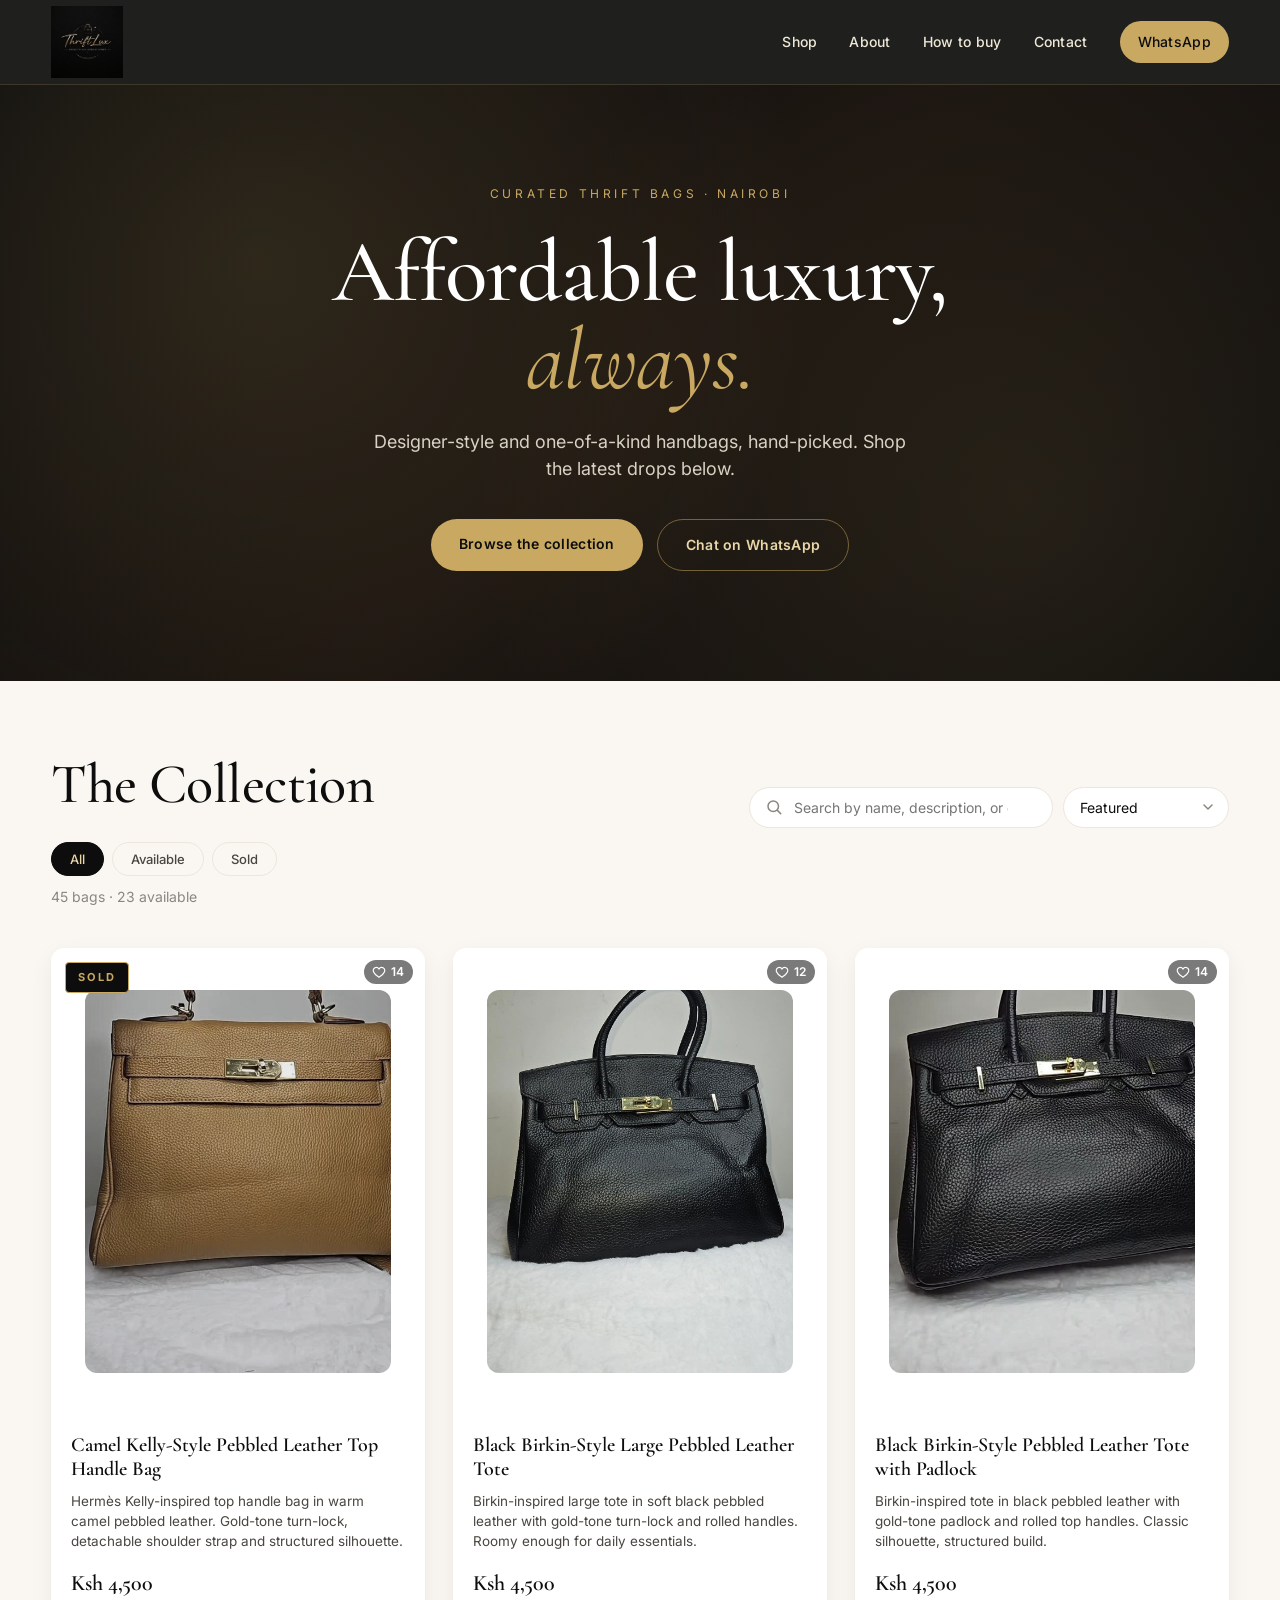
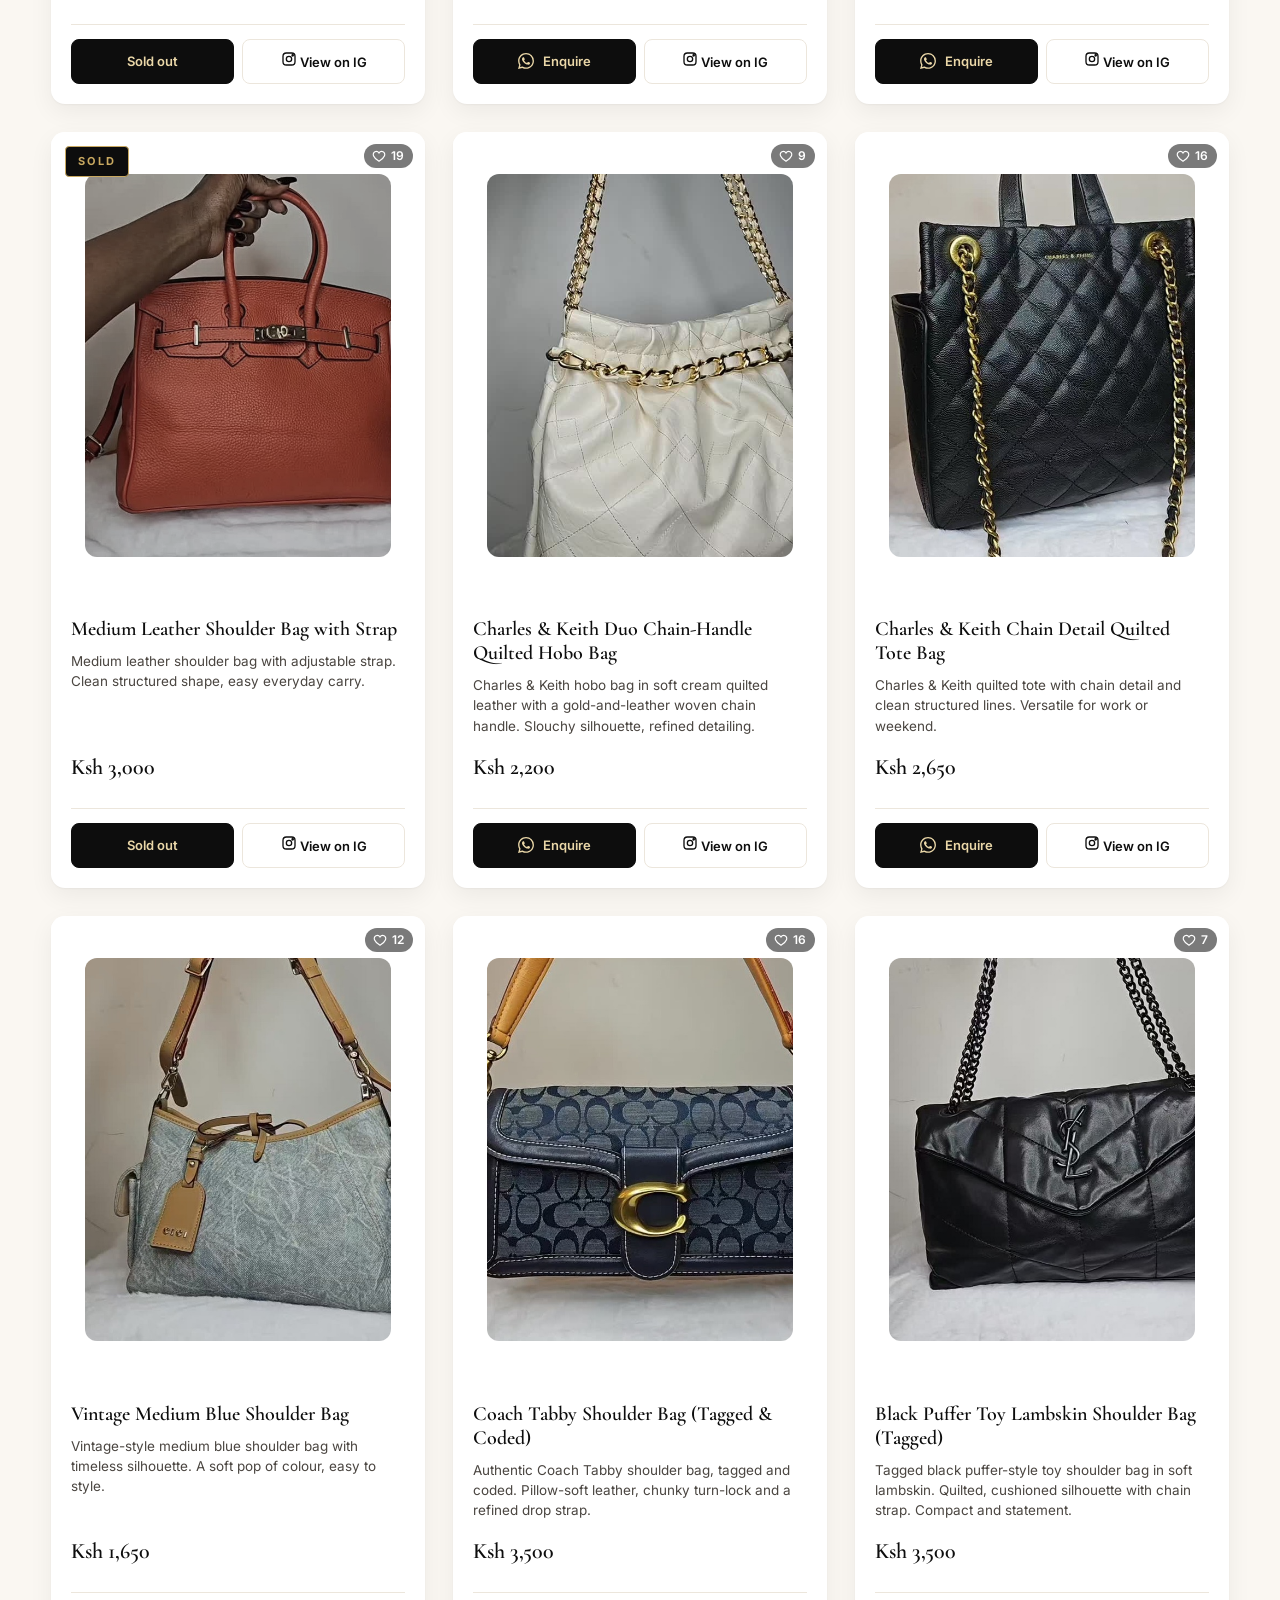
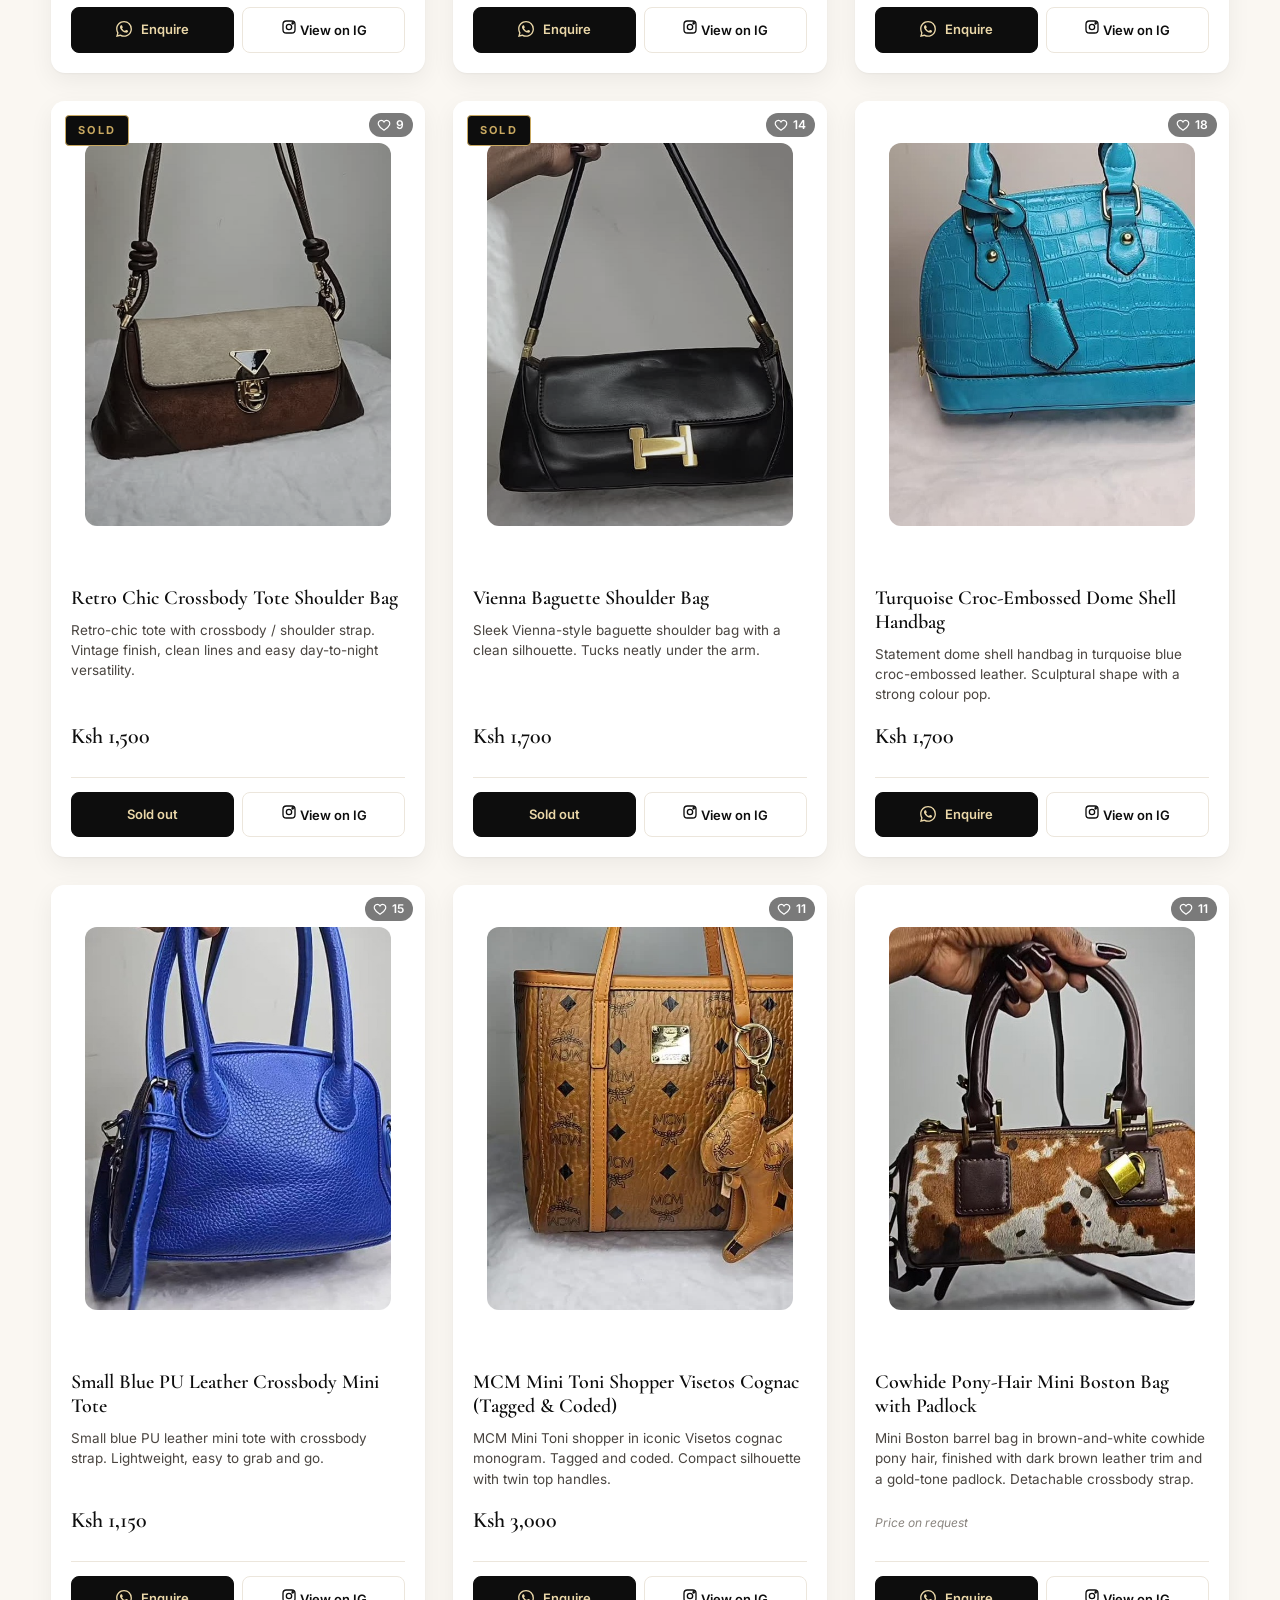
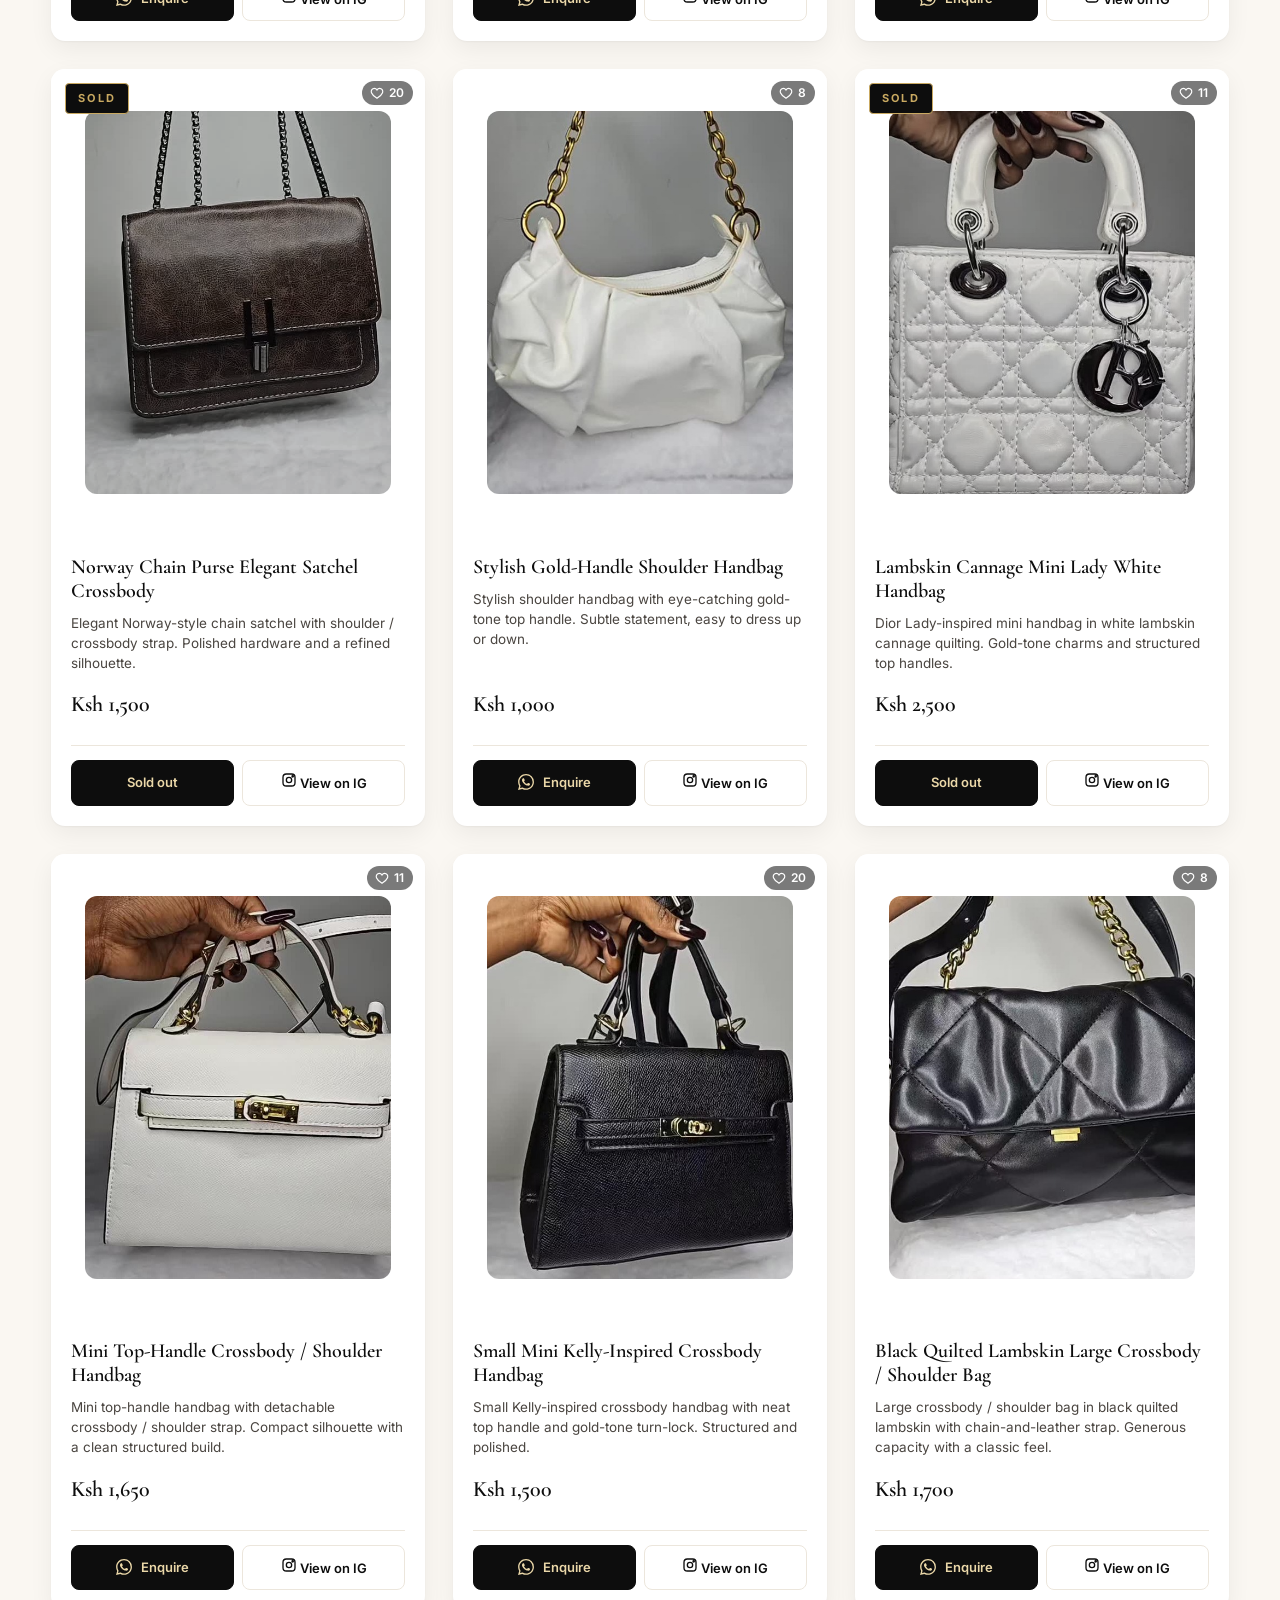
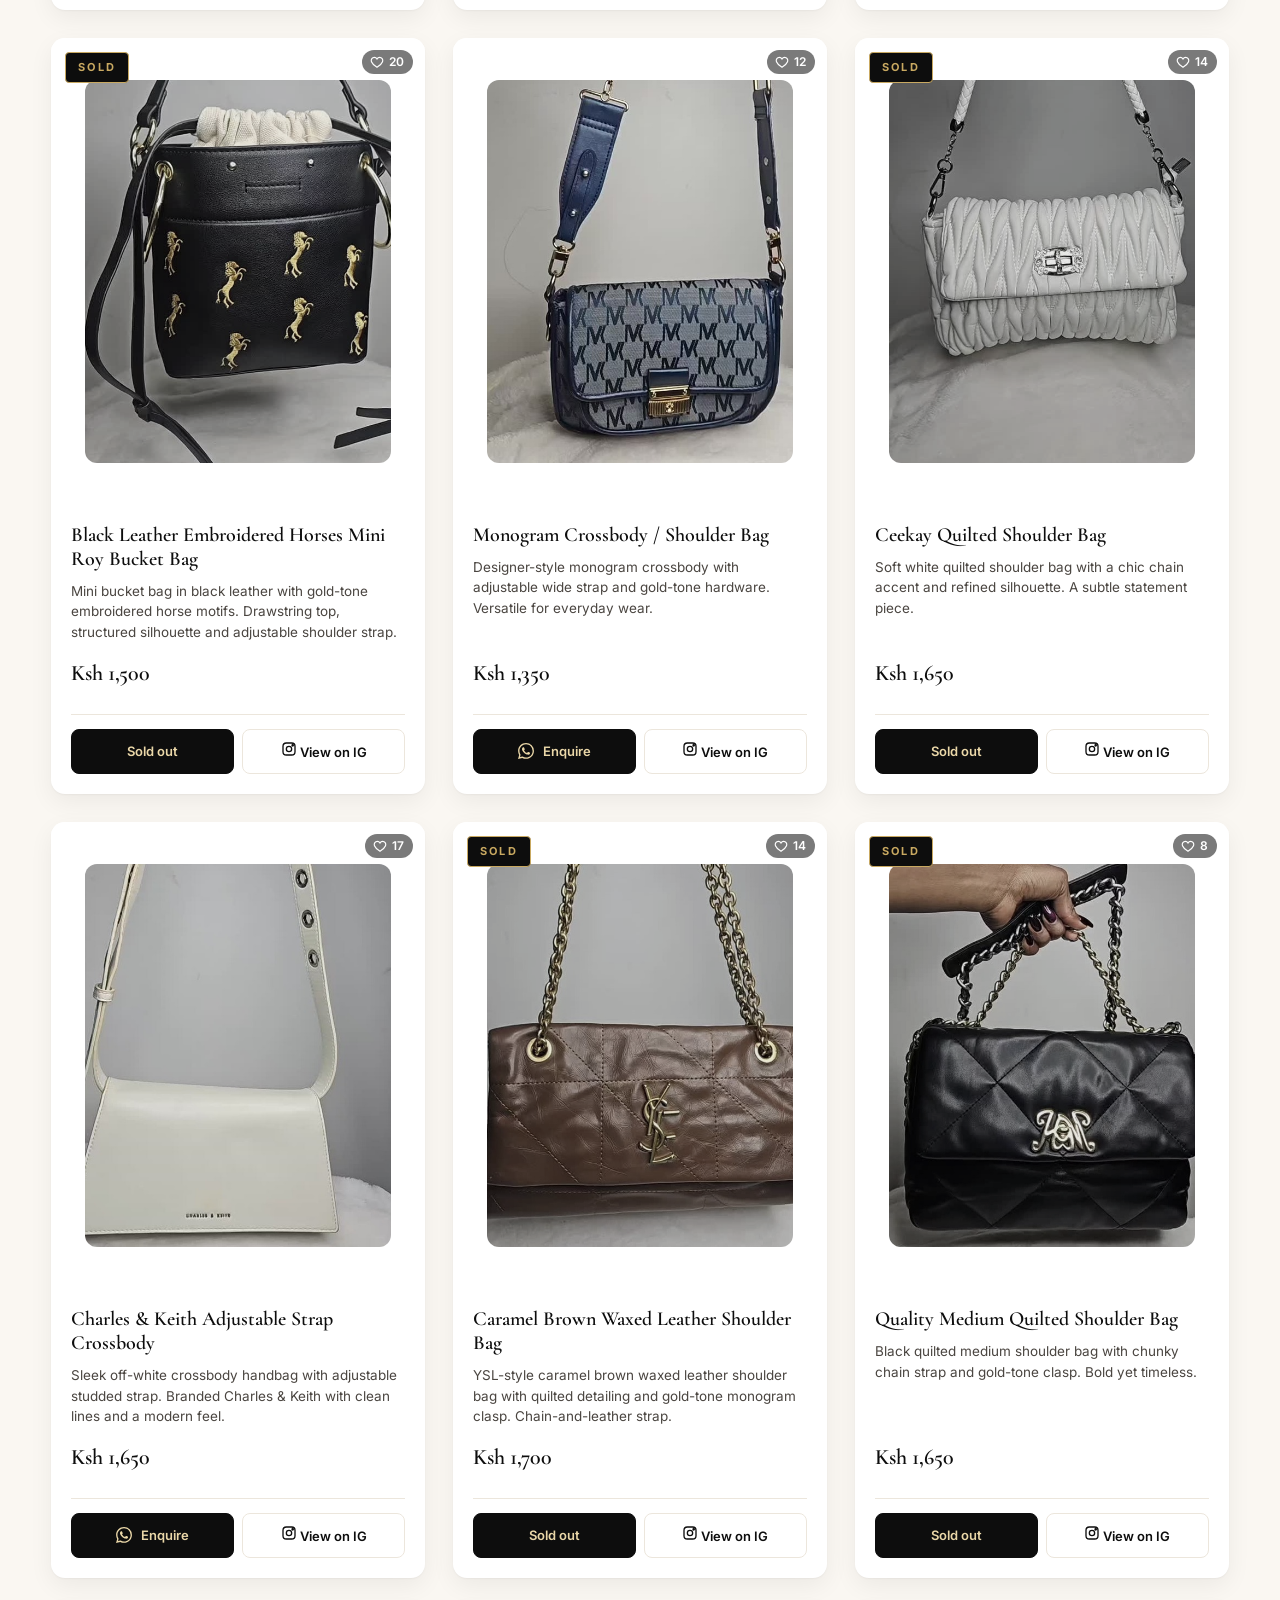
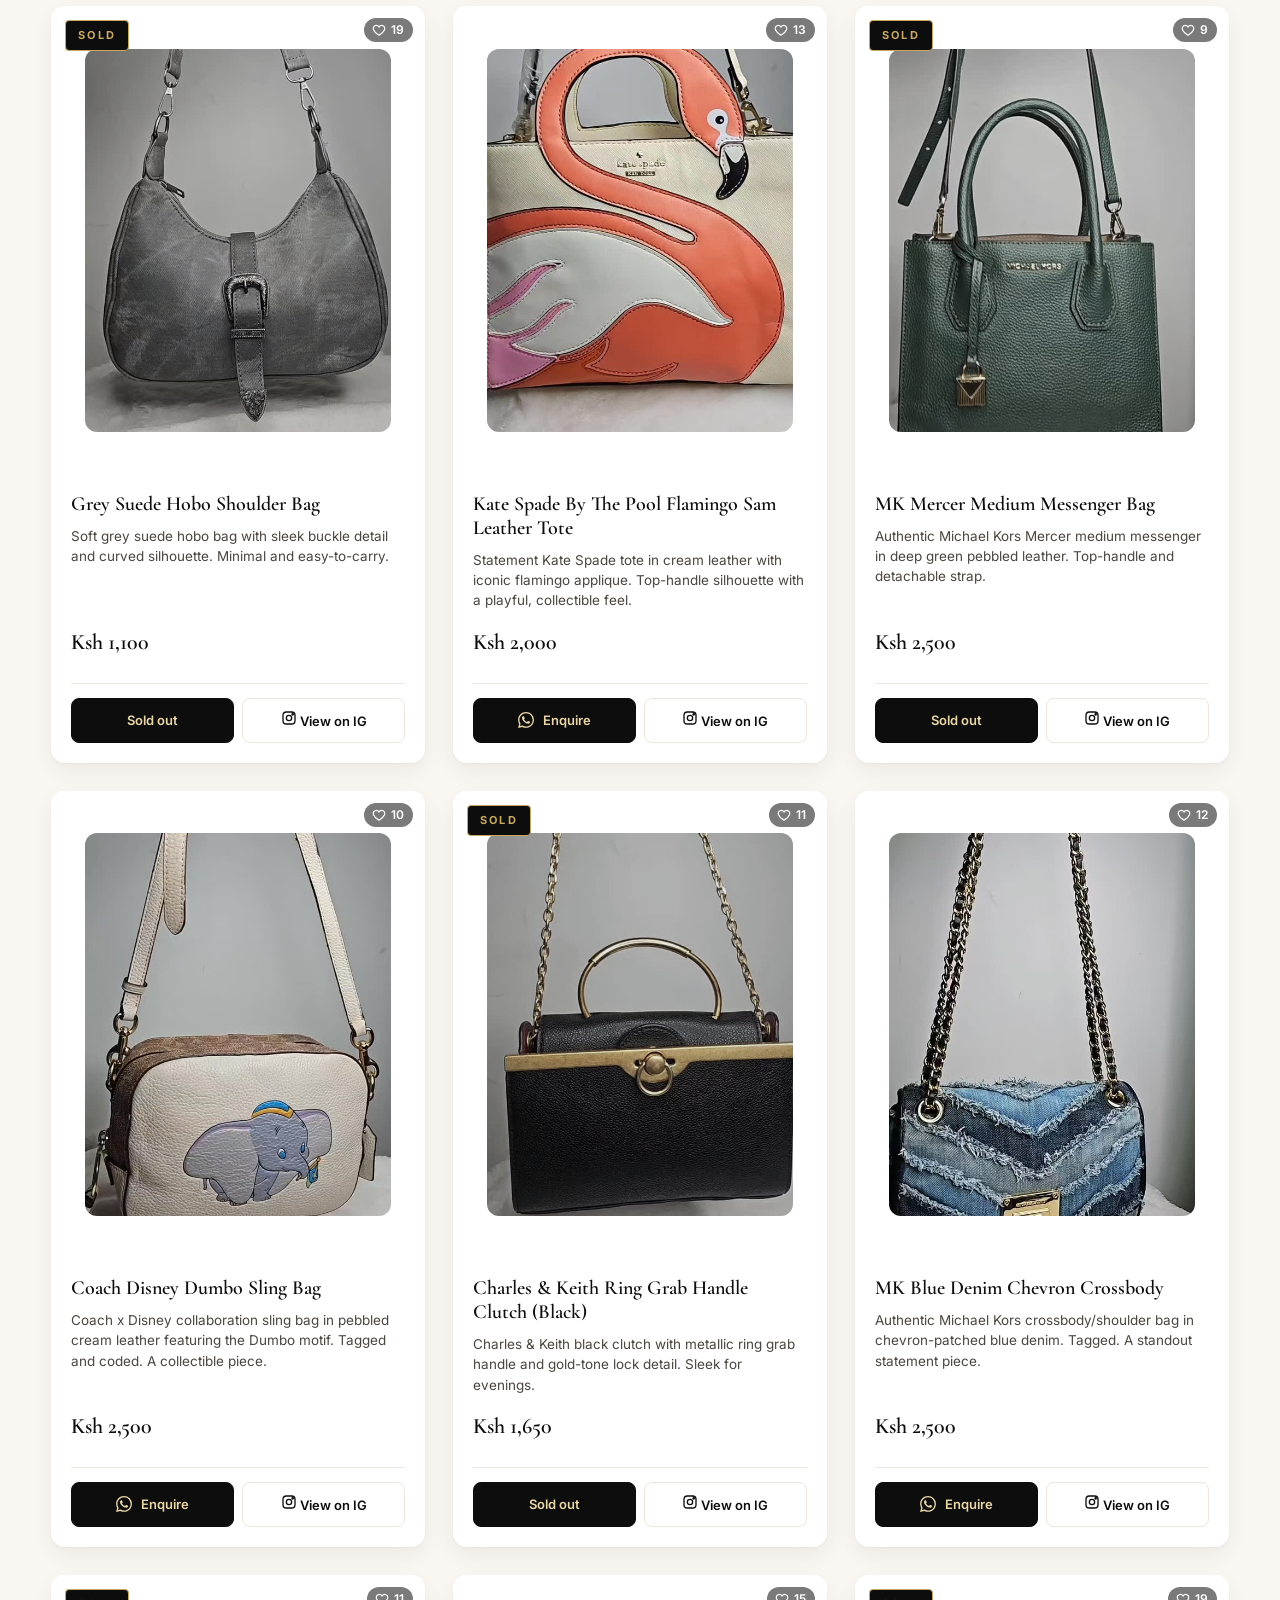
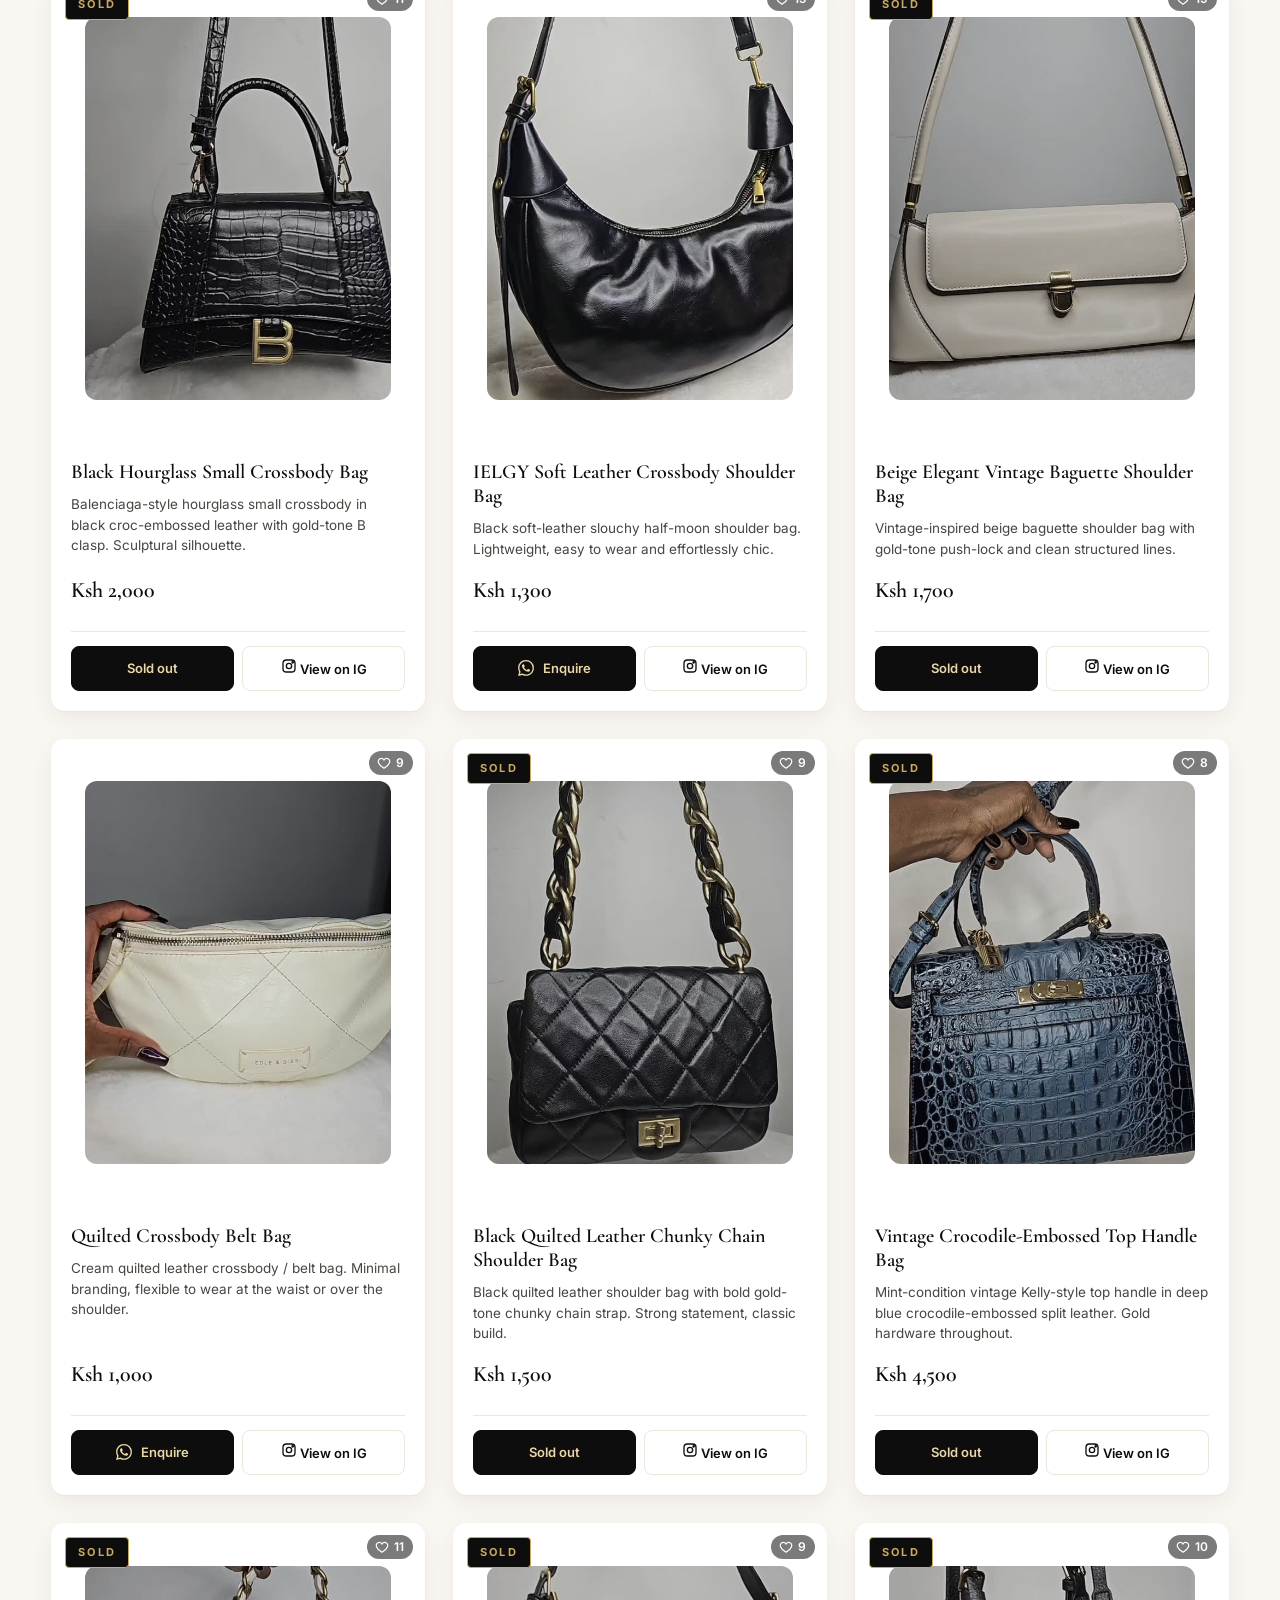
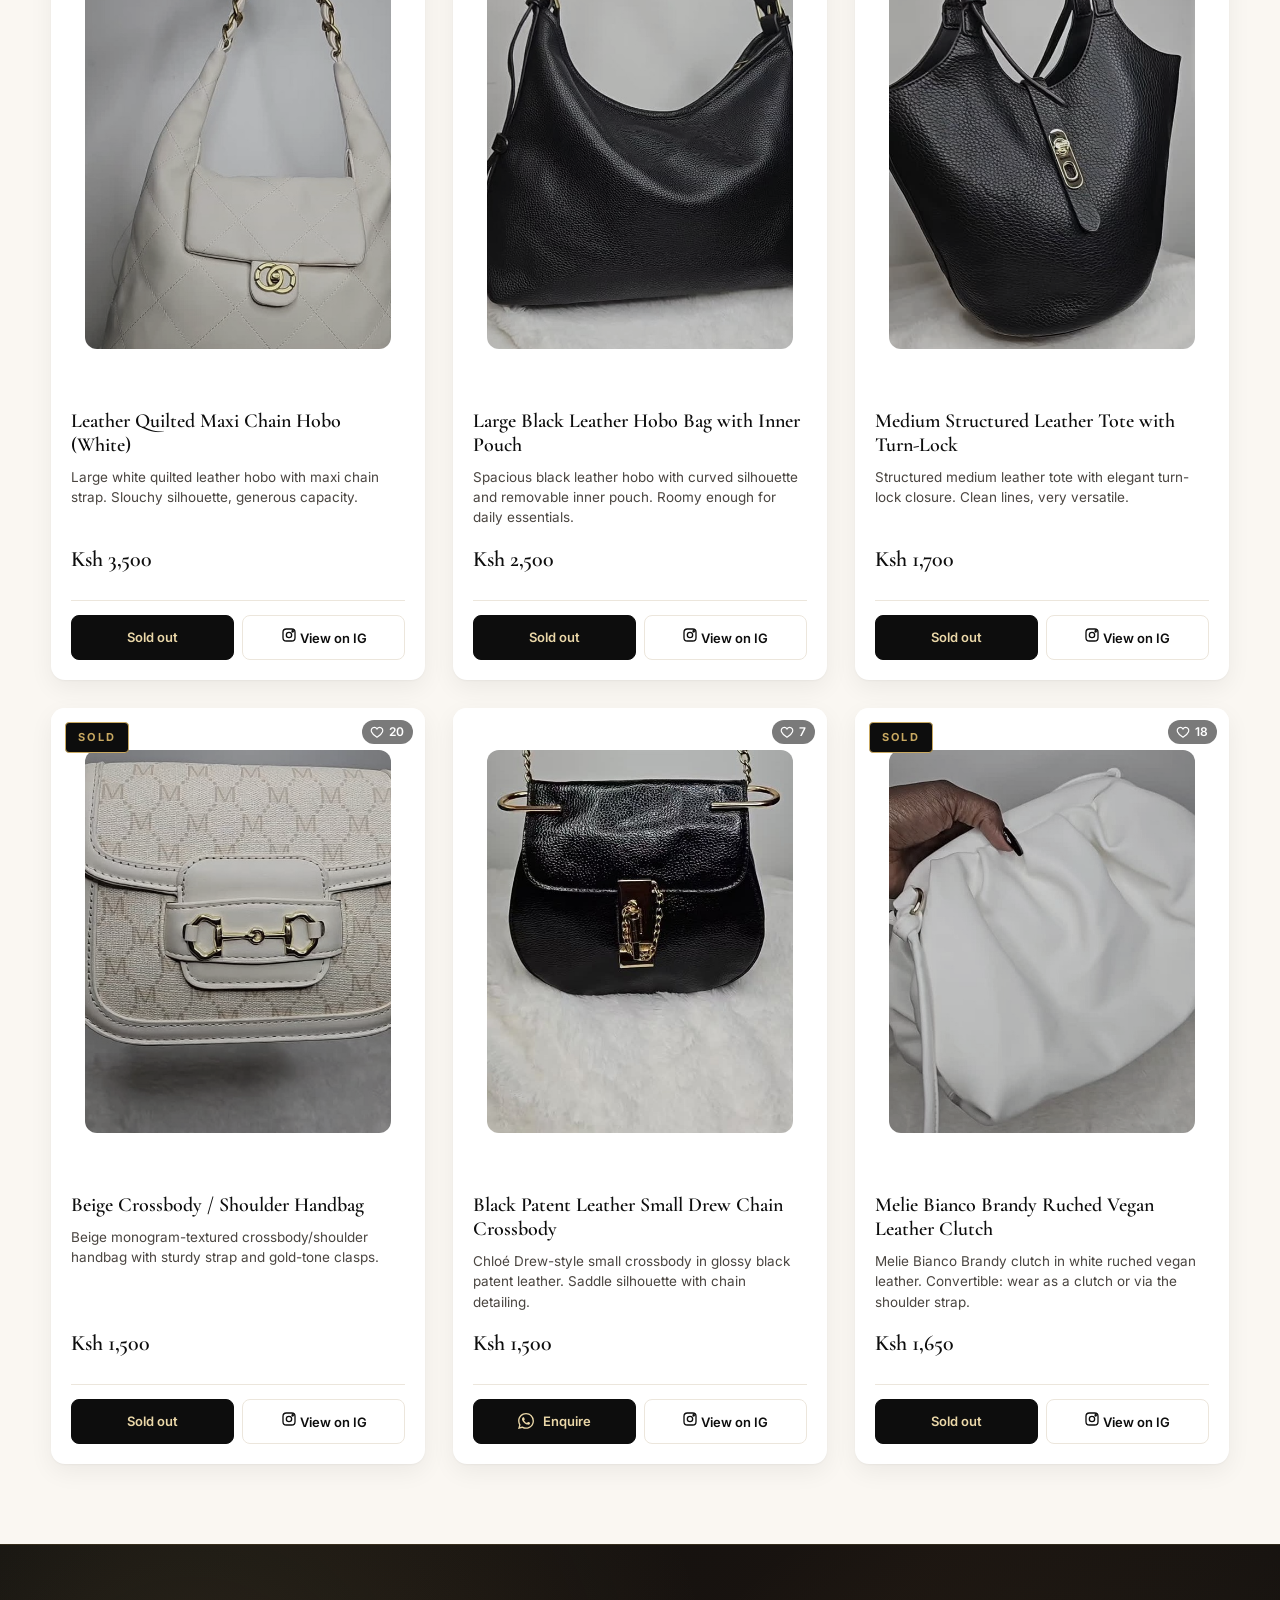
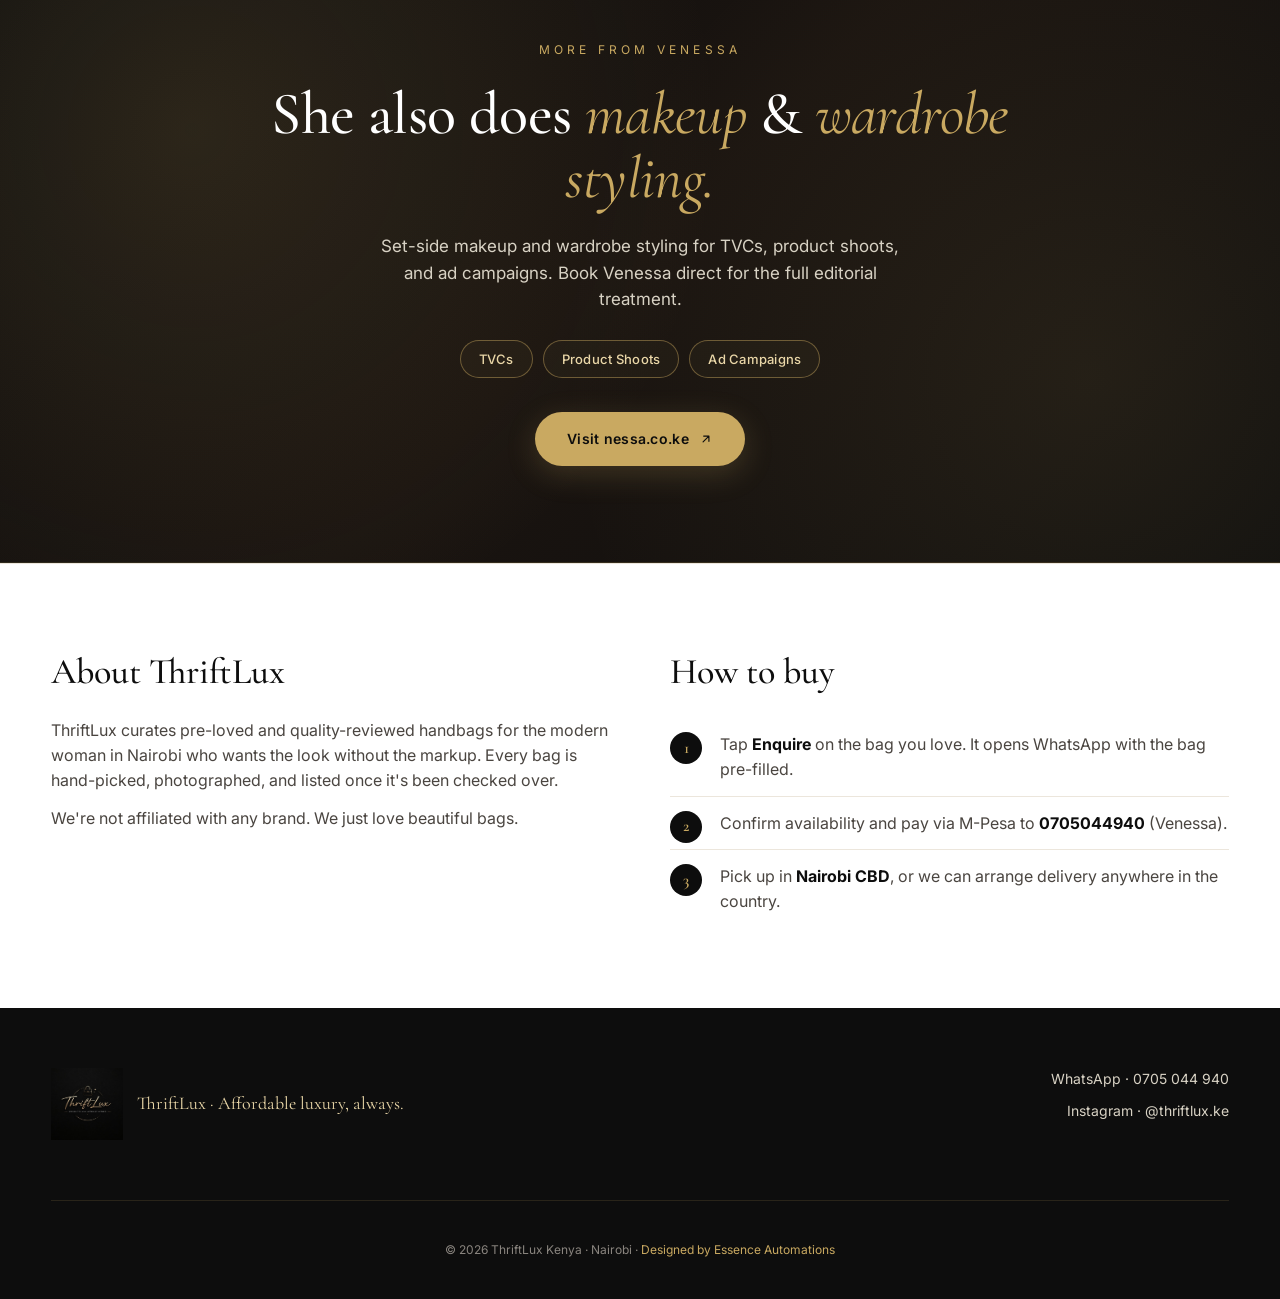
<file: index.html>
<!DOCTYPE html>
<html lang="en">
<head>
<meta charset="UTF-8">
<meta name="viewport" content="width=device-width, initial-scale=1.0">
<title>ThriftLux · Affordable luxury, always.</title>
<meta name="description" content="Curated thrift handbags in Nairobi. Designer-style bags at affordable prices. Shop ThriftLux.">

<!-- Open Graph / WhatsApp / Social sharing -->
<meta property="og:type" content="website">
<meta property="og:title" content="ThriftLux – Affordable luxury, always.">
<meta property="og:description" content="Curated thrift handbags in Nairobi. Designer-style bags at affordable prices.">
<meta property="og:image" content="images/bags/reel_DYDQo8Pt0xH.jpg">
<meta property="og:image:width" content="1200">
<meta property="og:image:height" content="630">
<meta property="og:url" content="https://thriftlux.ke">
<meta property="og:site_name" content="ThriftLux">
<meta name="twitter:card" content="summary_large_image">
<meta name="twitter:image" content="images/bags/reel_DYDQo8Pt0xH.jpg">

<link rel="icon" type="image/png" sizes="32x32" href="images/favicon-32.png">
<link rel="icon" type="image/png" sizes="192x192" href="images/logo-192.png">
<link rel="apple-touch-icon" sizes="180x180" href="images/apple-touch-icon.png">
<meta name="theme-color" content="#0d0d0d">
<link rel="preconnect" href="https://fonts.googleapis.com">
<link rel="preconnect" href="https://fonts.gstatic.com" crossorigin>
<link href="https://fonts.googleapis.com/css2?family=Cormorant+Garamond:wght@400;500;600;700&family=Inter:wght@300;400;500;600;700&display=swap" rel="stylesheet">
<link rel="stylesheet" href="styles.css?v=12">
<!-- GHL external tracking — captures shoppers who visit this site -->
<script src="https://link.essenceautomations.com/js/external-tracking.js" data-tracking-id="tk_d5a5c7952dc94771ba91855a4bfe3aea"></script>
</head>
<body>

<nav class="nav">
  <div class="nav-inner">
    <a href="#" class="brand" aria-label="ThriftLux home">
      <img src="images/logo.jpg" alt="ThriftLux" class="brand-logo">
    </a>
    <button class="nav-toggle" id="navToggle" aria-label="Open menu">
      <span></span><span></span><span></span>
    </button>
    <div class="nav-links" id="navLinks">
      <a href="#shop">Shop</a>
      <a href="#about">About</a>
      <a href="#how">How to buy</a>
      <a href="#contact">Contact</a>
      <a href="https://wa.me/254705044940" class="nav-cta" target="_blank" rel="noopener">WhatsApp</a>
    </div>
  </div>
</nav>

<header class="hero">
  <div class="hero-inner">
    <p class="hero-eyebrow">Curated thrift bags · Nairobi</p>
    <h1 class="hero-title">Affordable luxury,<br><em>always.</em></h1>
    <p class="hero-sub">Designer-style and one-of-a-kind handbags, hand-picked. Shop the latest drops below.</p>
    <div class="hero-cta">
      <a href="#shop" class="btn btn-primary">Browse the collection</a>
      <a href="https://wa.me/254705044940" class="btn btn-ghost" target="_blank" rel="noopener">Chat on WhatsApp</a>
    </div>
  </div>
</header>

<section class="filters" id="shop">
  <div class="container">
    <div class="filters-bar">
      <h2 class="section-title">The Collection</h2>
      <div class="filters-controls">
        <div class="search-box">
          <svg class="search-icon" viewBox="0 0 24 24" width="18" height="18" aria-hidden="true">
            <circle cx="11" cy="11" r="7" fill="none" stroke="currentColor" stroke-width="2"/>
            <line x1="16.5" y1="16.5" x2="21" y2="21" stroke="currentColor" stroke-width="2" stroke-linecap="round"/>
          </svg>
          <input id="searchInput" type="search" placeholder="Search by name, description, or category…" autocomplete="off">
          <button class="search-clear" id="searchClear" type="button" aria-label="Clear search" hidden>&times;</button>
        </div>
        <select id="sortSelect" class="sort-select" aria-label="Sort bags">
          <option value="featured">Featured</option>
          <option value="newest">Newest first</option>
          <option value="price-asc">Price: low to high</option>
          <option value="price-desc">Price: high to low</option>
        </select>
      </div>
    </div>
    <div class="filter-pills filter-pills--availability">
      <button class="pill active" data-filter="all">All</button>
      <button class="pill" data-filter="available">Available</button>
      <button class="pill" data-filter="sold">Sold</button>
    </div>
    <div class="filter-pills filter-pills--cats" id="catPills"></div>
    <p class="filter-meta" id="filterMeta"></p>
  </div>
</section>

<main class="gallery container" id="gallery">
  <!-- Bags injected here -->
</main>

<section class="nessa-promo" aria-labelledby="nessaPromoTitle">
  <div class="nessa-inner">
    <p class="nessa-eyebrow">More from Venessa</p>
    <h2 class="nessa-title" id="nessaPromoTitle">She also does <em>makeup</em> &amp; <em>wardrobe styling.</em></h2>
    <p class="nessa-sub">Set-side makeup and wardrobe styling for TVCs, product shoots, and ad campaigns. Book Venessa direct for the full editorial treatment.</p>
    <div class="nessa-services" aria-hidden="true">
      <span class="nessa-chip">TVCs</span>
      <span class="nessa-chip">Product Shoots</span>
      <span class="nessa-chip">Ad Campaigns</span>
    </div>
    <a href="https://nessa.co.ke/" target="_blank" rel="noopener" class="btn btn-primary nessa-cta">
      Visit nessa.co.ke
      <svg viewBox="0 0 24 24" width="14" height="14" aria-hidden="true">
        <path d="M7 17L17 7M17 7H8M17 7V16" stroke="currentColor" stroke-width="2" fill="none" stroke-linecap="round" stroke-linejoin="round"/>
      </svg>
    </a>
  </div>
</section>

<section class="info" id="about">
  <div class="container info-grid">
    <div>
      <h2>About ThriftLux</h2>
      <p>ThriftLux curates pre-loved and quality-reviewed handbags for the modern woman in Nairobi who wants the look without the markup. Every bag is hand-picked, photographed, and listed once it's been checked over.</p>
      <p>We're not affiliated with any brand. We just love beautiful bags.</p>
    </div>
    <div id="how">
      <h2>How to buy</h2>
      <ol class="steps">
        <li>Tap <strong>Enquire</strong> on the bag you love. It opens WhatsApp with the bag pre-filled.</li>
        <li>Confirm availability and pay via M-Pesa to <strong>0705044940</strong> (Venessa).</li>
        <li>Pick up in <strong>Nairobi CBD</strong>, or we can arrange delivery anywhere in the country.</li>
      </ol>
    </div>
  </div>
</section>

<footer class="footer" id="contact">
  <div class="container footer-inner">
    <div class="footer-brand">
      <img src="images/logo.jpg" alt="ThriftLux" class="brand-logo">
      <p>ThriftLux · Affordable luxury, always.</p>
    </div>
    <div class="footer-links">
      <a href="https://wa.me/254705044940" target="_blank" rel="noopener">WhatsApp · 0705 044 940</a>
      <a href="https://www.instagram.com/thriftlux.ke/" target="_blank" rel="noopener">Instagram · @thriftlux.ke</a>
    </div>
    <p class="footer-fine">© <span id="year"></span> ThriftLux Kenya · Nairobi · <a href="https://essenceautomations.com/websites" target="_blank" rel="noopener" class="footer-credit">Designed by Essence Automations</a></p>
  </div>
</footer>

<!-- Lightbox -->
<div class="lightbox" id="lightbox" aria-hidden="true">
  <button class="lightbox-close" id="lightboxClose" aria-label="Close">&times;</button>
  <img class="lightbox-img" id="lightboxImg" alt="">
  <div class="lightbox-caption" id="lightboxCaption"></div>
</div>

<script src="main.js?v=9"></script>
</body>
</html>
</file>
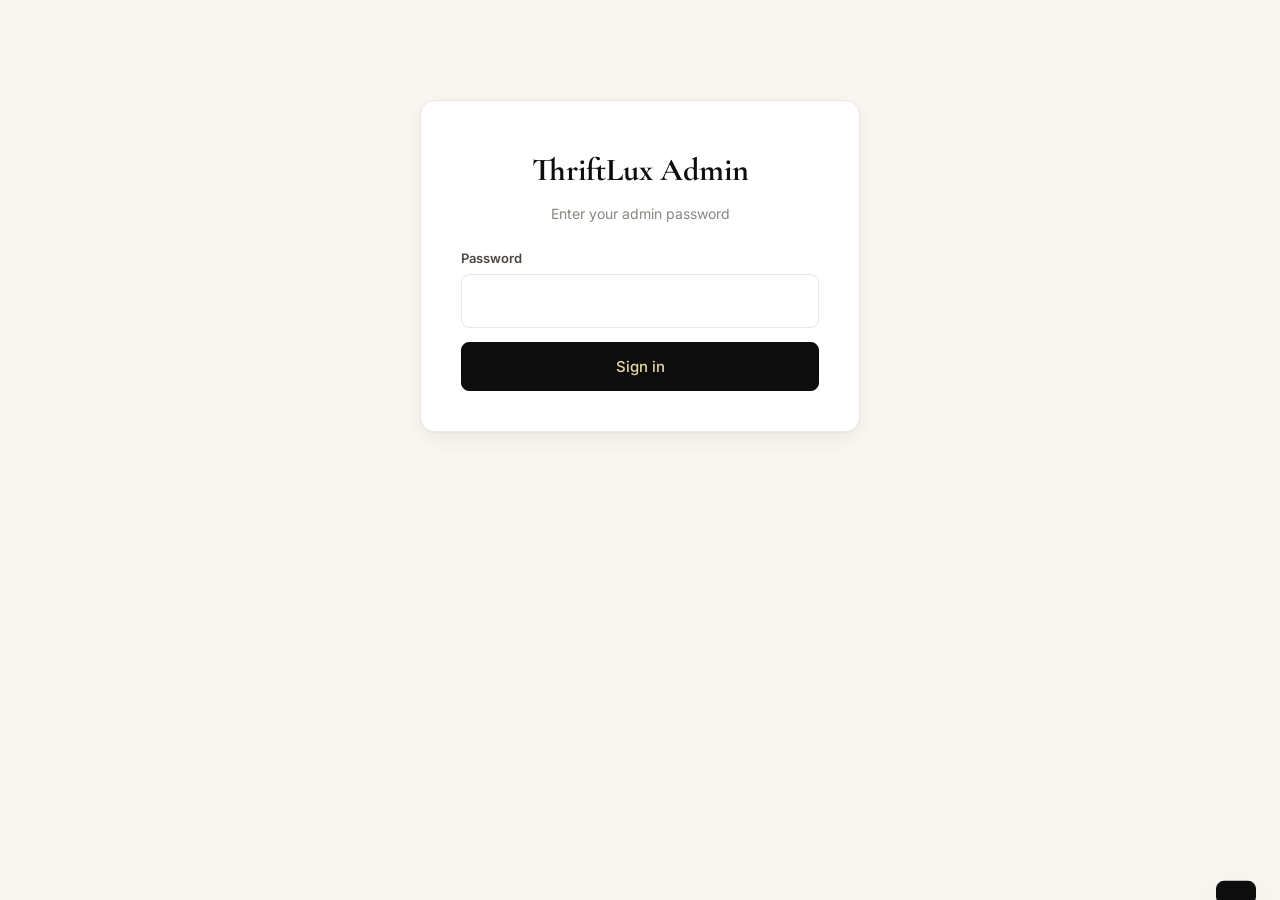
<file: admin.html>
<!DOCTYPE html>
<html lang="en">
<head>
<meta charset="UTF-8">
<meta name="viewport" content="width=device-width, initial-scale=1.0">
<title>ThriftLux · Admin</title>
<link rel="icon" type="image/png" sizes="32x32" href="images/favicon-32.png">
<link rel="apple-touch-icon" sizes="180x180" href="images/apple-touch-icon.png">
<meta name="theme-color" content="#0d0d0d">
<link rel="preconnect" href="https://fonts.googleapis.com">
<link href="https://fonts.googleapis.com/css2?family=Cormorant+Garamond:wght@500;600&family=Inter:wght@400;500;600;700&display=swap" rel="stylesheet">
<link rel="stylesheet" href="styles.css?v=9">
<!-- GHL form submit captcha (enterprise reCAPTCHA v3) -->
<script src="https://www.google.com/recaptcha/enterprise.js?render=6LeDBFwpAAAAAJe8ux9-imrqZ2ueRsEtdiWoDDpX" async defer></script>
</head>
<body style="background:#faf7f2;">

<!-- LOGIN -->
<div id="loginScreen" class="login-wrap">
  <h1>ThriftLux Admin</h1>
  <p>Enter your admin password</p>
  <div class="field">
    <label>Password</label>
    <input id="loginPassword" type="password" autocomplete="current-password">
  </div>
  <button class="btn-admin primary" id="loginBtn" style="width:100%">Sign in</button>
  <p id="loginError" style="color:#b00020;font-size:13px;text-align:center;margin-top:12px;display:none;">Wrong password</p>
</div>

<!-- DASHBOARD -->
<div id="dashboard" class="admin-wrap" style="display:none;">

  <div class="admin-header">
    <h1>ThriftLux Admin</h1>
    <div class="admin-actions">
      <a class="btn-admin" href="index.html" target="_blank">View store →</a>
      <button class="btn-admin danger" id="logoutBtn">Logout</button>
    </div>
  </div>

  <!-- ====== STICKY SUB-NAV ====== -->
  <nav class="admin-nav" id="adminNav">
    <a href="#addForm" class="admin-nav-cta">+ Add new bag</a>
    <a href="#salesDash">Sales</a>
    <a href="#invDash">Inventory</a>
    <a href="#broadcastDash">WhatsApp Marketing</a>
    <a href="#insightsDash">Insights</a>
    <a href="#allItems">All bags <span class="admin-nav-count" id="navItemCount"></span></a>
  </nav>

  <!-- ====== SALES DASHBOARD ====== -->
  <section class="dash" id="salesDash">
    <h2 class="dash-title">Sales Overview</h2>
    <section class="stats">
      <div class="stat-card">
        <div class="stat-label">Today</div>
        <div class="stat-value" id="statTodayRev">Ksh 0</div>
        <div class="stat-sub"><span id="statTodayCount">0</span> bags sold</div>
      </div>
      <div class="stat-card">
        <div class="stat-label">This week</div>
        <div class="stat-value" id="statWeekRev">Ksh 0</div>
        <div class="stat-sub"><span id="statWeekCount">0</span> bags sold</div>
      </div>
      <div class="stat-card">
        <div class="stat-label">This month</div>
        <div class="stat-value" id="statMonthRev">Ksh 0</div>
        <div class="stat-sub"><span id="statMonthCount">0</span> bags sold</div>
      </div>
      <div class="stat-card stat-card-accent">
        <div class="stat-label">All-time</div>
        <div class="stat-value" id="statAllRev">Ksh 0</div>
        <div class="stat-sub"><span id="statAllCount">0</span> bags · <span id="statSellThrough">0%</span> sell-through</div>
      </div>
    </section>
    <div class="dash-grid">
      <div class="dash-card">
        <h3>Top categories</h3>
        <div id="topCats" class="cat-bars"></div>
      </div>
      <div class="dash-card">
        <h3>Recent sales</h3>
        <div id="recentSales" class="recent-list"></div>
      </div>
    </div>
  </section>

  <!-- ====== INVENTORY DASHBOARD (thrift-adapted) ====== -->
  <section class="dash" id="invDash">
    <h2 class="dash-title">Inventory</h2>
    <p style="font-size:13px;color:#8a857f;margin:-8px 0 14px;">
      Each bag is one-of-one. When a bag sells it stays in the catalogue with a SOLD badge — that keeps the archive looking full and works as social proof.
    </p>
    <div class="inv-kpi-grid" id="invKpiGrid"></div>
    <div class="section-divider" style="margin-top:24px;">Catalogue <span id="invListMeta">most recent first</span></div>
    <div class="inv-filter-bar filter-pills" id="invFilterBar"></div>
    <div class="inv-table-wrap">
      <table class="inv-table" id="invTable">
        <thead>
          <tr>
            <th style="width:50px"></th>
            <th>Bag</th>
            <th>Category</th>
            <th>Price</th>
            <th>Status</th>
            <th>Added</th>
            <th></th>
          </tr>
        </thead>
        <tbody id="invTableBody"></tbody>
      </table>
    </div>
    <button class="btn-admin" id="invShowMore" style="display:none;width:100%;margin-top:14px;"></button>
  </section>

  <!-- ====== WHATSAPP MARKETING ====== -->
  <section class="dash" id="broadcastDash">
    <h2 class="dash-title">WhatsApp Marketing</h2>
    <p style="font-size:13.5px;color:#4a4540;margin:-8px 0 16px;">
      Message past buyers about new drops. <strong>Thrift bags are one-of-one</strong>, so don't pitch "your favourite is back" — pitch new arrivals, drop nights, or curated edits. <strong>Manual mode for now</strong>: clicks open WhatsApp Web pre-filled with the message and the buyer's number. Chrome blocks popups after ~20–30 tabs so big lists go in batches.
    </p>
    <div class="set-form" style="background:#fff;">
      <div class="field">
        <label>Subject of the broadcast</label>
        <input id="broadcastSubject" type="text" placeholder="e.g. New drop tonight · 6 designer bags just landed">
      </div>
      <div class="field">
        <label>Bags to include in the message <small style="font-weight:400;color:#999;">(optional — search and tap to add)</small></label>
        <div id="broadcastSelectedItems" class="set-selected-items"></div>
        <input id="broadcastItemSearch" type="text" placeholder="Search bags by name…" style="margin-top:8px;">
        <div id="broadcastItemPicker" class="set-item-picker"></div>
      </div>
      <div class="field">
        <label>Recipients <small style="font-weight:400;color:#999;">— past buyers from the buyer-capture modal; deselect anyone you don't want to message</small></label>
        <div id="broadcastRecipients" class="broadcast-recipients"></div>
      </div>
      <div class="field">
        <label>Message preview</label>
        <textarea id="broadcastPreview" readonly style="min-height:120px;background:#faf7f2;font-family:inherit;"></textarea>
      </div>
      <div class="admin-actions">
        <button class="btn-admin gold" id="broadcastStartBtn">Start sending →</button>
        <button class="btn-admin" id="broadcastCopyBtn">Copy message only</button>
      </div>
      <p id="broadcastStatus" style="font-size:13px;color:#4a4540;margin-top:10px;"></p>
    </div>
  </section>

  <!-- ====== INSIGHTS (per-browser, NOT 'Analytics' — locked rule in CATALOG-STANDARDS.md) ====== -->
  <section class="dash" id="insightsDash">
    <h2 class="dash-title">Insights <span class="insights-badge">This device only</span></h2>
    <p class="insights-disclosure">
      What's being viewed and tapped on the public store, tracked in this browser's <code>localStorage</code>. The numbers are honest but per-device — they reflect activity captured on whichever browsers visitors used (yours included). For visitor-wide stats, plug in Cloudflare Web Analytics (free, one-line beacon).
    </p>
    <div class="inv-kpi-grid" id="insightsKpiGrid"></div>
    <div class="dash-grid" style="margin-top:18px;">
      <div class="dash-card">
        <h3>Most viewed bags</h3>
        <div id="insightsTopViews" class="recent-list"></div>
      </div>
      <div class="dash-card">
        <h3>Most enquired about</h3>
        <div id="insightsTopEnquiries" class="recent-list"></div>
      </div>
    </div>
    <!-- The killer feature: searches that returned no results = unmet demand -->
    <div class="search-gaps" id="searchGapsCard">
      <h4>⭐ Searches with no results</h4>
      <p class="search-gaps-hint">What shoppers typed in the search bar that returned nothing. Strong signal for what to source next.</p>
      <div class="search-gaps-pills" id="searchGapsPills"></div>
    </div>
    <div class="insights-actions">
      <button class="btn-admin danger" id="insightsResetBtn">Reset insights on this device</button>
    </div>
  </section>

  <!-- ====== ADD / EDIT FORM ====== -->
  <div class="admin-form" id="addForm">
    <h2 id="formTitle">Add a new bag</h2>
    <input type="hidden" id="editingId">

    <!-- IG quick-add — the recommended path. Highlighted to be unmissable.
         #igQuickPanel + #manualEntryDivider are hidden by editBag() in edit-mode. -->
    <div class="field ig-quick-add" id="igQuickPanel">
      <div class="ig-quick-head">
        <span class="ig-quick-badge">⚡ FASTEST WAY</span>
        <h3>Add from Instagram</h3>
      </div>
      <p class="ig-quick-desc">
        Already posted the bag on <a href="https://www.instagram.com/thriftlux.ke/" target="_blank" rel="noopener">@thriftlux.ke</a>? Paste the reel or post URL and we'll pull the cover image, caption, and price automatically. Faster than re-uploading.
      </p>
      <div class="ig-quick-row">
        <input id="igQuickInput" type="url" placeholder="https://www.instagram.com/reel/...">
        <button class="btn-admin gold" id="igQuickBtn" type="button">⚡ Fetch from Instagram</button>
      </div>
      <p id="igQuickStatus" class="ig-quick-status"></p>
    </div>

    <div class="form-or-divider" id="manualEntryDivider"><span>or upload manually below ↓</span></div>

    <div class="field">
      <label>Main image</label>
      <input id="imageInput" type="file" accept="image/*">
      <div id="imagePreview" style="margin-top:10px;"></div>
      <p style="font-size:12px;color:#999;margin-top:6px;">4:5 portrait crop recommended · ~1080×1350. Upload uses the Worker (<code>/api/image</code>) so it's stored on CF KV.</p>
    </div>

    <div class="field">
      <label>Additional images <small style="font-weight:400;color:#999;">— optional, up to 8 (other angles, inside, brand tag). Buyers will swipe through them.</small></label>
      <input id="extraImagesInput" type="file" accept="image/*" multiple>
      <div id="extraImagesPreview" class="extra-imgs-preview"></div>
    </div>

    <div class="field-row">
      <div class="field">
        <label>Bag name</label>
        <input id="nameInput" type="text" placeholder="e.g. Black Quilted Chain Shoulder Bag" required>
      </div>
      <div class="field">
        <label>Category</label>
        <select id="categoryInput">
          <option value="">— Select category —</option>
          <option value="Crossbody">Crossbody</option>
          <option value="Shoulder">Shoulder</option>
          <option value="Tote">Tote</option>
          <option value="Top Handle">Top Handle</option>
          <option value="Hobo">Hobo</option>
          <option value="Bucket">Bucket</option>
          <option value="Baguette">Baguette</option>
          <option value="Clutch">Clutch</option>
          <option value="Sling">Sling</option>
          <option value="Belt Bag">Belt Bag</option>
        </select>
      </div>
    </div>

    <div class="field">
      <label>Description</label>
      <textarea id="descInput" placeholder="Tap 'Suggest' or write your own..."></textarea>
      <button class="btn-admin" id="aiBtn" type="button" style="margin-top:8px;">✨ Suggest description</button>
    </div>

    <div class="field-row">
      <div class="field">
        <label>Price (Ksh)</label>
        <input id="priceInput" type="number" min="0" step="50" placeholder="1500">
      </div>
      <div class="field">
        <label>Instagram reel URL <small style="font-weight:400;color:#999;">optional</small></label>
        <input id="reelInput" type="url" placeholder="https://www.instagram.com/reel/...">
      </div>
    </div>

    <div class="field field-checkbox">
      <input id="soldInput" type="checkbox">
      <label for="soldInput" style="margin:0;">Mark as sold</label>
    </div>

    <div class="admin-actions">
      <button class="btn-admin primary" id="saveBtn">Save bag</button>
      <button class="btn-admin" id="cancelBtn" style="display:none;">Cancel edit</button>
    </div>
  </div>

  <!-- ====== BAG LIST ====== -->
  <div class="section-divider" id="allItems">
    All bags <span id="bagCount">0</span>
    <button class="btn-admin" style="margin-left:auto;font-size:12px;padding:6px 12px;" onclick="bulkSelectAll()">Select all</button>
  </div>

  <!-- Search above the grid — filters by name + category, debounced -->
  <div class="admin-search">
    <svg class="admin-search-icon" viewBox="0 0 24 24" width="18" height="18" aria-hidden="true">
      <circle cx="11" cy="11" r="7" fill="none" stroke="currentColor" stroke-width="2"/>
      <line x1="16.5" y1="16.5" x2="21" y2="21" stroke="currentColor" stroke-width="2" stroke-linecap="round"/>
    </svg>
    <input id="adminSearchInput" type="search" placeholder="Search bags by name or category…" autocomplete="off">
    <span class="admin-search-meta" id="adminSearchMeta" aria-live="polite"></span>
  </div>

  <!-- Bulk action bar — shows when bags are selected -->
  <div class="bulk-bar" id="bulkActions" style="display:none;">
    <span><strong id="bulkCount">0</strong> selected</span>
    <button class="btn-admin" onclick="bulkSetCategory()">Set category</button>
    <button class="btn-admin" onclick="bulkMarkSold()">Mark sold</button>
    <button class="btn-admin" onclick="bulkMarkAvailable()">Mark available</button>
    <button class="btn-admin danger" onclick="bulkDelete()">Delete</button>
    <button class="btn-admin" onclick="bulkClear()">Clear</button>
  </div>

  <div class="admin-list" id="adminList"></div>

</div><!-- /dashboard -->

<div class="toast" id="toast"></div>

<!-- BUYER CAPTURE MODAL -->
<div id="buyerModal" class="modal" style="display:none;">
  <div class="modal-card">
    <h3 id="buyerModalTitle">Mark as sold</h3>
    <p style="color:#666;font-size:14px;margin-bottom:16px;">Save the buyer's details for future remarketing (optional).</p>

    <div class="field">
      <label>Buyer's name</label>
      <input id="buyerName" type="text" placeholder="e.g. Jane Wanjiru">
    </div>
    <div class="field">
      <label>Phone (with country code)</label>
      <input id="buyerPhone" type="tel" placeholder="e.g. 254712345678">
    </div>
    <div class="field">
      <label>Notes (optional)</label>
      <input id="buyerNotes" type="text" placeholder="Drop-off location, payment method...">
    </div>

    <div class="admin-actions" style="margin-top:18px;">
      <button class="btn-admin primary" id="buyerSaveBtn">Save &amp; mark sold</button>
      <button class="btn-admin" id="buyerSkipBtn">Skip — just mark sold</button>
      <button class="btn-admin danger" id="buyerCancelBtn">Cancel</button>
    </div>
  </div>
</div>

<!-- BULK CATEGORY MODAL -->
<div id="bulkCatModal" class="modal" style="display:none;">
  <div class="modal-card">
    <h3>Set category for selected bags</h3>
    <p style="color:#666;font-size:14px;margin-bottom:16px;">Applies to <strong id="bulkCatCount">0</strong> selected bags.</p>
    <div class="field">
      <label>Category</label>
      <select id="bulkCatSelect">
        <option value="">— Choose —</option>
        <option value="Crossbody">Crossbody</option>
        <option value="Shoulder">Shoulder</option>
        <option value="Tote">Tote</option>
        <option value="Top Handle">Top Handle</option>
        <option value="Hobo">Hobo</option>
        <option value="Bucket">Bucket</option>
        <option value="Baguette">Baguette</option>
        <option value="Clutch">Clutch</option>
        <option value="Sling">Sling</option>
        <option value="Belt Bag">Belt Bag</option>
      </select>
    </div>
    <div class="admin-actions" style="margin-top:18px;">
      <button class="btn-admin primary" id="bulkCatSaveBtn">Apply</button>
      <button class="btn-admin danger" id="bulkCatCancelBtn">Cancel</button>
    </div>
  </div>
</div>

<script src="admin.js?v=7"></script>
</body>
</html>
</file>
<file: styles.css>
/* ThriftLux: black & gold luxury thrift */
:root {
  --bg: #faf7f2;
  --bg-card: #ffffff;
  --ink: #0d0d0d;
  --ink-soft: #4a4540;
  --ink-faint: #8a857f;
  --gold: #c9a961;
  --gold-deep: #a88847;
  --gold-light: #ead7a8;
  --line: #ece6dc;
  --shadow: 0 1px 2px rgba(13,13,13,0.04), 0 8px 24px rgba(13,13,13,0.06);
  --shadow-lg: 0 20px 60px rgba(13,13,13,0.12);
  --radius: 14px;
  --radius-sm: 8px;
  --serif: 'Cormorant Garamond', Georgia, serif;
  --sans: 'Inter', system-ui, -apple-system, sans-serif;
}

* { box-sizing: border-box; margin: 0; padding: 0; }

html { scroll-behavior: smooth; scrollbar-width: thin; scrollbar-color: var(--gold) var(--bg); }
html::-webkit-scrollbar { width: 10px; height: 10px; }
html::-webkit-scrollbar-track { background: var(--bg); }
html::-webkit-scrollbar-thumb { background: var(--gold); border-radius: 6px; border: 2px solid var(--bg); }
html::-webkit-scrollbar-thumb:hover { background: var(--gold-deep); }
html::-webkit-scrollbar-corner { background: var(--bg); }

body {
  font-family: var(--sans);
  color: var(--ink);
  background: var(--bg);
  line-height: 1.55;
  -webkit-font-smoothing: antialiased;
}

a { color: inherit; text-decoration: none; }

img { max-width: 100%; display: block; }

.container { width: min(1200px, 92%); margin: 0 auto; }

/* ===== NAV ===== */
.nav {
  position: sticky;
  top: 0;
  background: rgba(13,13,13,0.92);
  backdrop-filter: blur(12px);
  -webkit-backdrop-filter: blur(12px);
  border-bottom: 1px solid rgba(201,169,97,0.18);
  z-index: 200;
}
.nav-inner {
  display: flex;
  align-items: center;
  justify-content: space-between;
  width: min(1200px, 92%);
  margin: 0 auto;
  padding: 6px 0;             /* tightened from 14px so the logo can grow without the header growing */
}
.brand {
  display: flex;
  align-items: center;
  color: #fff;
  transition: transform 0.2s;
}
.brand:hover .brand-logo { transform: scale(1.04); }
.brand-logo {
  height: 72px; width: auto;  /* bigger + more prominent; pill frame removed */
  object-fit: contain;
  transition: transform 0.2s;
}
.footer-brand .brand-logo { height: 72px; }
.nav-links {
  display: flex; gap: 32px; align-items: center;
}
.nav-links a {
  color: #f0e9d8;
  font-size: 14px;
  font-weight: 500;
  letter-spacing: 0.02em;
  transition: color 0.2s;
}
.nav-links a:hover { color: var(--gold); }
.nav-cta {
  background: var(--gold);
  color: #0d0d0d !important;
  padding: 10px 18px;
  border-radius: 999px;
  font-weight: 600;
}
.nav-cta:hover { background: var(--gold-light); color: #0d0d0d !important; }

.nav-toggle {
  display: none;
  background: none; border: none; cursor: pointer;
  width: 36px; height: 36px;
  flex-direction: column; justify-content: center; gap: 5px;
  z-index: 220;
}
.nav-toggle span {
  display: block;
  height: 2px; width: 24px;
  background: var(--gold-light);
  transition: 0.3s;
}

@media (max-width: 760px) {
  .nav-toggle { display: flex; }
  .nav-links {
    position: fixed;
    top: 0; left: 0;
    width: 100vw; height: 100vh;
    background: rgba(13,13,13,0.98);
    flex-direction: column;
    justify-content: center;
    align-items: center;
    gap: 28px;
    transform: translateY(-100vh);
    transition: transform 0.3s;
    z-index: 210;
    visibility: hidden;
  }
  .nav-links.open {
    transform: translateY(0);
    visibility: visible;
  }
  .nav-links a { font-size: 20px; }
}

/* ===== HERO ===== */
.hero {
  background: linear-gradient(135deg, #0d0d0d 0%, #1a1410 50%, #0d0d0d 100%);
  color: #fff;
  text-align: center;
  padding: 100px 20px 110px;
  position: relative;
  overflow: hidden;
}
.hero::before {
  content: "";
  position: absolute;
  inset: 0;
  background:
    radial-gradient(circle at 20% 30%, rgba(201,169,97,0.15), transparent 50%),
    radial-gradient(circle at 80% 70%, rgba(201,169,97,0.10), transparent 50%);
  pointer-events: none;
}
.hero-inner { position: relative; max-width: 800px; margin: 0 auto; }
.hero-eyebrow {
  font-size: 12px;
  letter-spacing: 0.3em;
  text-transform: uppercase;
  color: var(--gold);
  margin-bottom: 24px;
}
.hero-title {
  font-family: var(--serif);
  font-size: clamp(48px, 8vw, 88px);
  font-weight: 500;
  line-height: 1;
  letter-spacing: -0.01em;
  margin-bottom: 24px;
}
.hero-title em {
  color: var(--gold);
  font-style: italic;
  font-weight: 400;
}
.hero-sub {
  font-size: 18px;
  color: #d8d2c4;
  max-width: 560px;
  margin: 0 auto 36px;
}
.hero-cta { display: flex; justify-content: center; gap: 14px; flex-wrap: wrap; }

.btn {
  display: inline-block;
  padding: 14px 28px;
  border-radius: 999px;
  font-weight: 600;
  font-size: 14px;
  letter-spacing: 0.02em;
  transition: all 0.2s;
  cursor: pointer;
  border: none;
  font-family: inherit;
}
.btn-primary {
  background: var(--gold);
  color: #0d0d0d;
}
.btn-primary:hover { background: var(--gold-light); transform: translateY(-1px); }
.btn-ghost {
  background: transparent;
  color: var(--gold-light);
  border: 1px solid rgba(201,169,97,0.5);
}
.btn-ghost:hover { background: rgba(201,169,97,0.1); border-color: var(--gold); }

/* ===== FILTERS ===== */
.filters {
  background: var(--bg);
  padding: 60px 0 24px;
}
.filters-bar {
  display: flex;
  justify-content: space-between;
  align-items: end;
  gap: 24px;
  flex-wrap: wrap;
  margin-bottom: 8px;
}
.section-title {
  font-family: var(--serif);
  font-size: clamp(36px, 5vw, 56px);
  font-weight: 500;
  letter-spacing: -0.01em;
  color: var(--ink);
}
.filter-pills { display: flex; gap: 8px; }
.pill {
  background: transparent;
  border: 1px solid var(--line);
  padding: 8px 18px;
  border-radius: 999px;
  font-size: 13px;
  font-weight: 500;
  cursor: pointer;
  transition: 0.2s;
  color: var(--ink-soft);
  font-family: inherit;
}
.pill:hover { border-color: var(--gold); color: var(--ink); }
.pill.active { background: var(--ink); border-color: var(--ink); color: var(--gold-light); }
.filter-meta { color: var(--ink-faint); font-size: 14px; }

/* ===== GALLERY ===== */
.gallery {
  display: grid;
  grid-template-columns: repeat(auto-fill, minmax(280px, 1fr));
  gap: 28px;
  padding: 16px 0 80px;
}
.card {
  background: var(--bg-card);
  border-radius: var(--radius);
  overflow: hidden;
  box-shadow: var(--shadow);
  transition: transform 0.25s, box-shadow 0.25s;
  display: flex;
  flex-direction: column;
}
.card:hover { transform: translateY(-4px); box-shadow: var(--shadow-lg); }

.card-img-wrap {
  position: relative;
  aspect-ratio: 4 / 5;
  overflow: hidden;
  cursor: zoom-in;
  background: #fff;
  display: flex;
  align-items: center;
  justify-content: center;
}
.card-img {
  width: 82%; height: 82%; object-fit: cover;
  border-radius: 12px;
  transition: transform 0.5s;
}
.card:hover .card-img { transform: scale(1.04); }

.card.sold .card-img { filter: grayscale(0.4) brightness(0.92); }

.badge-sold {
  position: absolute;
  top: 14px; left: 14px;
  background: #0d0d0d;
  color: var(--gold);
  font-size: 11px;
  letter-spacing: 0.2em;
  padding: 6px 12px;
  border-radius: 4px;
  font-weight: 700;
  text-transform: uppercase;
  border: 1px solid var(--gold);
}

.card-body { padding: 18px 20px 20px; flex: 1; display: flex; flex-direction: column; gap: 10px; }
.card-title {
  font-family: var(--serif);
  font-size: 20px;
  font-weight: 600;
  color: var(--ink);
  line-height: 1.2;
}
.card-desc {
  font-size: 13.5px;
  color: var(--ink-soft);
  line-height: 1.5;
  flex: 1;
}
.card-price-row {
  display: flex;
  align-items: center;
  justify-content: space-between;
  margin-top: 4px;
}
.card-price {
  font-family: var(--serif);
  font-size: 22px;
  font-weight: 600;
  color: var(--ink);
}
.card-price small { font-size: 12px; color: var(--ink-faint); font-weight: 400; font-family: var(--sans); }

.card-actions {
  display: flex;
  gap: 8px;
  margin-top: 14px;
  border-top: 1px solid var(--line);
  padding-top: 14px;
}
.btn-card {
  flex: 1;
  text-align: center;
  padding: 11px 12px;
  border-radius: var(--radius-sm);
  font-size: 13px;
  font-weight: 600;
  cursor: pointer;
  border: 1px solid var(--line);
  background: transparent;
  color: var(--ink);
  font-family: inherit;
  transition: 0.2s;
}
.btn-card:hover:not(:disabled) { background: var(--ink); color: var(--gold-light); border-color: var(--ink); }
.btn-card.primary {
  background: var(--ink); color: var(--gold-light); border-color: var(--ink);
}
.btn-card.primary:hover:not(:disabled) { background: var(--gold); color: var(--ink); border-color: var(--gold); }
.btn-card:disabled { opacity: 0.5; cursor: not-allowed; }
.btn-card .wa-icon { vertical-align: -3px; margin-right: 6px; }

/* ===== NESSA CROSS-PROMO =====
   Cross-promotes Venessa's makeup + wardrobe styling business (nessa.co.ke).
   Sits between the gallery and About. Mirrors the hero's dark+gold treatment
   so it reads as "still on-brand", not as an ad. */
.nessa-promo {
  background: linear-gradient(135deg, #0d0d0d 0%, #1a1410 50%, #0d0d0d 100%);
  color: #fff;
  text-align: center;
  padding: 96px 24px;
  position: relative;
  overflow: hidden;
  border-top: 1px solid rgba(201,169,97,0.18);
  border-bottom: 1px solid rgba(201,169,97,0.18);
}
.nessa-promo::before {
  content: "";
  position: absolute;
  inset: 0;
  background:
    radial-gradient(circle at 15% 30%, rgba(201,169,97,0.14), transparent 45%),
    radial-gradient(circle at 85% 70%, rgba(201,169,97,0.10), transparent 45%);
  pointer-events: none;
}
.nessa-inner { position: relative; max-width: 760px; margin: 0 auto; }
.nessa-eyebrow {
  font-size: 12px;
  letter-spacing: 0.35em;
  text-transform: uppercase;
  color: var(--gold);
  margin-bottom: 22px;
}
.nessa-title {
  font-family: var(--serif);
  font-size: clamp(34px, 5.5vw, 60px);
  font-weight: 500;
  line-height: 1.08;
  letter-spacing: -0.01em;
  margin-bottom: 22px;
  color: #fff;
}
.nessa-title em {
  color: var(--gold);
  font-style: italic;
  font-weight: 400;
}
.nessa-sub {
  font-size: 17px;
  color: #d8d2c4;
  max-width: 540px;
  margin: 0 auto 28px;
  line-height: 1.55;
}
.nessa-services {
  display: flex;
  justify-content: center;
  gap: 10px;
  flex-wrap: wrap;
  margin-bottom: 34px;
}
.nessa-chip {
  display: inline-block;
  padding: 8px 18px;
  border-radius: 999px;
  border: 1px solid rgba(201,169,97,0.45);
  color: var(--gold-light);
  font-size: 13px;
  font-weight: 500;
  letter-spacing: 0.02em;
  background: rgba(201,169,97,0.04);
}
.nessa-cta {
  display: inline-flex !important;
  align-items: center;
  gap: 10px;
  padding: 16px 32px;
  box-shadow: 0 8px 30px rgba(201,169,97,0.22);
}
.nessa-cta svg { transition: transform 0.25s ease; }
.nessa-cta:hover svg { transform: translate(3px, -3px); }
@media (max-width: 600px) {
  .nessa-promo { padding: 72px 20px; }
  .nessa-sub { font-size: 16px; }
}

/* ===== INFO ===== */
.info {
  background: #ffffff;
  padding: 80px 0;
  border-top: 1px solid var(--line);
}
.info-grid {
  display: grid;
  grid-template-columns: 1fr 1fr;
  gap: 60px;
}
.info h2 {
  font-family: var(--serif);
  font-size: 36px;
  font-weight: 500;
  margin-bottom: 18px;
}
.info p { color: var(--ink-soft); margin-bottom: 14px; }
.steps { list-style: none; counter-reset: step; }
.steps li {
  counter-increment: step;
  padding: 14px 0 14px 50px;
  position: relative;
  border-bottom: 1px solid var(--line);
  color: var(--ink-soft);
}
.steps li::before {
  content: counter(step);
  position: absolute; left: 0; top: 14px;
  width: 32px; height: 32px;
  border-radius: 50%;
  background: var(--ink); color: var(--gold);
  display: flex; align-items: center; justify-content: center;
  font-family: var(--serif); font-weight: 600;
}
.steps li:last-child { border-bottom: none; }
.steps strong { color: var(--ink); }
@media (max-width: 760px) { .info-grid { grid-template-columns: 1fr; gap: 40px; } }

/* ===== FOOTER ===== */
.footer {
  background: #0d0d0d;
  color: #d8d2c4;
  padding: 60px 0 40px;
}
.footer-inner { display: grid; grid-template-columns: 1fr 1fr; gap: 40px; }
.footer-brand { display: flex; align-items: center; gap: 14px; }
.footer-brand p { color: var(--gold-light); font-family: var(--serif); font-size: 18px; }
.footer-links { display: flex; flex-direction: column; gap: 10px; align-items: end; }
.footer-links a { font-size: 14px; transition: color 0.2s; }
.footer-links a:hover { color: var(--gold); }
.footer-fine { grid-column: 1 / -1; padding-top: 40px; margin-top: 20px; border-top: 1px solid rgba(201,169,97,0.15); font-size: 12px; color: var(--ink-faint); text-align: center; }
.footer-credit { color: var(--gold); transition: color 0.2s; }
.footer-credit:hover { color: var(--gold-light); }
@media (max-width: 760px) {
  .footer-inner { grid-template-columns: 1fr; }
  .footer-links { align-items: start; }
}

/* ===== LIGHTBOX ===== */
.lightbox {
  position: fixed;
  inset: 0;
  background: rgba(13,13,13,0.96);
  display: none;
  align-items: center;
  justify-content: center;
  z-index: 500;
  padding: 24px;
  flex-direction: column;
  gap: 16px;
}
.lightbox.open { display: flex; animation: fadeIn 0.2s; }
@keyframes fadeIn { from { opacity: 0; } to { opacity: 1; } }
.lightbox-img {
  max-width: min(900px, 100%);
  max-height: 78vh;
  border-radius: 12px;
  box-shadow: 0 20px 80px rgba(0,0,0,0.6);
}
.lightbox-caption {
  color: var(--gold-light);
  font-family: var(--serif);
  font-size: 18px;
  text-align: center;
  max-width: 600px;
}
.lightbox-close {
  position: absolute;
  top: 20px; right: 24px;
  background: rgba(255,255,255,0.06);
  border: 1px solid rgba(201,169,97,0.4);
  color: var(--gold-light);
  width: 44px; height: 44px;
  border-radius: 50%;
  font-size: 24px;
  cursor: pointer;
  transition: 0.2s;
  line-height: 1;
}
.lightbox-close:hover { background: var(--gold); color: var(--ink); }

/* ===== ADMIN ===== */
.admin-wrap { max-width: 1100px; margin: 0 auto; padding: 40px 24px 80px; }
.admin-header { display: flex; justify-content: space-between; align-items: center; margin-bottom: 30px; flex-wrap: wrap; gap: 16px; }
.admin-header h1 { font-family: var(--serif); font-size: 36px; font-weight: 500; }

/* Sales dashboard */
.stats { display: grid; grid-template-columns: repeat(4, 1fr); gap: 14px; margin-bottom: 36px; }
@media (max-width: 720px) { .stats { grid-template-columns: repeat(2, 1fr); } }
.stat-card { background: #fff; border: 1px solid var(--line); border-radius: 12px; padding: 18px 20px; transition: 0.25s; }
.stat-card:hover { transform: translateY(-2px); box-shadow: 0 8px 24px rgba(0,0,0,0.06); }
.stat-card-accent { background: var(--ink); color: var(--gold-light); border-color: var(--ink); }
.stat-label { font-size: 11px; font-weight: 600; letter-spacing: 1.5px; text-transform: uppercase; opacity: 0.65; margin-bottom: 8px; }
.stat-value { font-family: var(--serif); font-size: 28px; font-weight: 600; line-height: 1.1; margin-bottom: 6px; }
.stat-card-accent .stat-value { color: var(--gold); }
.stat-sub { font-size: 12px; opacity: 0.7; }
.admin-actions { display: flex; gap: 10px; flex-wrap: wrap; }
.btn-admin { padding: 10px 18px; border-radius: 8px; border: 1px solid var(--line); background: #fff; cursor: pointer; font-family: inherit; font-weight: 500; font-size: 14px; transition: 0.2s; }
.btn-admin:hover { background: var(--ink); color: var(--gold-light); border-color: var(--ink); }
.btn-admin.primary { background: var(--ink); color: var(--gold-light); border-color: var(--ink); }
.btn-admin.primary:hover { background: var(--gold); color: var(--ink); border-color: var(--gold); }
.btn-admin.danger { color: #b00020; border-color: #f3c5cc; }
.btn-admin.danger:hover { background: #b00020; color: #fff; border-color: #b00020; }

.modal { position: fixed; inset: 0; background: rgba(0,0,0,0.55); z-index: 1000; display: flex; align-items: center; justify-content: center; padding: 20px; }
.modal-card { background: #fff; border-radius: 14px; padding: 28px; max-width: 480px; width: 100%; box-shadow: 0 20px 60px rgba(0,0,0,0.3); }
.modal-card h3 { font-family: var(--serif); font-size: 24px; font-weight: 500; margin: 0 0 4px; }
.sync-panel { background: #fff; border: 1.5px solid #d4c5b0; border-radius: 14px; padding: 22px 24px; margin-bottom: 24px; }
.sync-panel h3 { font-family: var(--serif); font-size: 20px; font-weight: 500; margin: 0 0 8px; }
.token-status { font-size: 13px; font-weight: 600; margin: 0 0 4px; }
.token-status.ok { color: #2e7d32; }
.token-status.warn { color: #b45309; }
.admin-form { background: #fff; border: 1px solid var(--line); border-radius: 14px; padding: 24px; margin-bottom: 24px; }
.admin-form h2 { font-family: var(--serif); font-size: 24px; margin-bottom: 18px; }
.field { margin-bottom: 14px; }
.field label { display: block; font-size: 13px; font-weight: 600; color: var(--ink-soft); margin-bottom: 6px; }
.field input, .field textarea {
  width: 100%; padding: 11px 14px;
  border: 1px solid var(--line); border-radius: 8px;
  font-family: inherit; font-size: 14px;
  background: #fff; color: var(--ink);
}
.field textarea { resize: vertical; min-height: 80px; }
.field input:focus, .field textarea:focus { outline: none; border-color: var(--gold); }
.field-row { display: grid; grid-template-columns: 1fr 1fr; gap: 14px; }
@media (max-width: 600px) { .field-row { grid-template-columns: 1fr; } }
.field-checkbox { display: flex; align-items: center; gap: 10px; }
.field-checkbox input { width: auto; }

.admin-list { display: grid; grid-template-columns: repeat(auto-fill, minmax(260px, 1fr)); gap: 16px; }
.admin-card { background: #fff; border: 1px solid var(--line); border-radius: 12px; overflow: hidden; }
.admin-card img { width: 100%; aspect-ratio: 1; object-fit: cover; }
.admin-card-body { padding: 12px 14px; }
.admin-card-name { font-family: var(--serif); font-size: 16px; font-weight: 600; margin-bottom: 4px; }
.admin-card-price { color: var(--gold-deep); font-weight: 600; font-size: 14px; }
.admin-card-actions { display: flex; gap: 6px; margin-top: 10px; flex-wrap: wrap; }
.admin-card-actions button { flex: 1; padding: 7px 8px; font-size: 12px; border-radius: 6px; border: 1px solid var(--line); background: #fff; cursor: pointer; font-family: inherit; }
.admin-card-actions button:hover { background: var(--ink); color: var(--gold-light); border-color: var(--ink); }
.admin-card-actions .danger:hover { background: #b00020; color: #fff; border-color: #b00020; }
.admin-card-actions .sold-toggle.on { background: #0d0d0d; color: var(--gold); }

.login-wrap { max-width: 400px; margin: 100px auto; padding: 40px; background: #fff; border: 1px solid var(--line); border-radius: 14px; box-shadow: var(--shadow); }
.login-wrap h1 { font-family: var(--serif); font-size: 32px; margin-bottom: 8px; text-align: center; }
.login-wrap p { color: var(--ink-faint); font-size: 14px; text-align: center; margin-bottom: 24px; }

.toast { position: fixed; bottom: 24px; right: 24px; background: var(--ink); color: var(--gold-light); padding: 12px 20px; border-radius: 8px; box-shadow: var(--shadow-lg); transform: translateY(120%); transition: 0.3s; z-index: 1000; font-size: 14px; }
.toast.show { transform: translateY(0); }

/* ===== MOBILE POLISH ===== */
@media (max-width: 760px) {
  .nav-inner { padding: 6px 0; }
  .brand-logo { height: 56px; width: auto; }

  .hero { padding: 56px 16px 64px; }
  .hero-eyebrow { font-size: 11px; letter-spacing: 0.25em; margin-bottom: 18px; }
  .hero-title { font-size: clamp(40px, 11vw, 60px); margin-bottom: 18px; }
  .hero-sub { font-size: 16px; margin-bottom: 28px; }
  .hero-cta { gap: 10px; }
  .btn { padding: 13px 22px; font-size: 13px; }

  .filters { padding: 40px 0 16px; }
  .filters-bar { align-items: start; gap: 14px; }
  .section-title { font-size: clamp(32px, 9vw, 44px); }
  .filter-pills { width: 100%; overflow-x: auto; padding-bottom: 4px; -webkit-overflow-scrolling: touch; }
  .pill { flex-shrink: 0; }

  .gallery {
    grid-template-columns: 1fr;
    gap: 18px;
    padding: 12px 0 50px;
  }
  .card-body { padding: 16px 18px 18px; gap: 8px; }
  .card-title { font-size: 19px; }
  .card-desc { font-size: 13.5px; }
  .card-price { font-size: 20px; }
  .card-actions { gap: 8px; padding-top: 12px; margin-top: 12px; }
  .btn-card { padding: 12px 10px; font-size: 13px; }

  .info { padding: 56px 0; }
  .info h2 { font-size: 28px; margin-bottom: 14px; }
  .steps li { padding: 12px 0 12px 46px; font-size: 14px; }

  .footer { padding: 40px 0 24px; }
  .footer-inner { gap: 26px; }
  .footer-brand .brand-logo { height: 60px; width: auto; }
  .footer-fine { padding-top: 24px; margin-top: 12px; }

  .lightbox { padding: 16px; }
  .lightbox-img { max-height: 70vh; border-radius: 8px; }
  .lightbox-caption { font-size: 15px; }
  .lightbox-close { top: 12px; right: 12px; width: 38px; height: 38px; font-size: 22px; }
}

/* Very small screens: keep hero text from feeling cramped */
@media (max-width: 380px) {
  .hero-title { font-size: 38px; }
  .hero-cta { flex-direction: column; }
  .hero-cta .btn { width: 100%; }
}

/* ==========================================================
   ADMIN — thrift catalog admin pattern
   Mirrors Website Designs/ryker-luxury minus stock grid + restock
   ========================================================== */
.btn-admin.gold { background: var(--gold); color: var(--ink); border-color: var(--gold); font-weight: 700; }
.btn-admin.gold:hover { background: var(--gold-deep); color: #fff; border-color: var(--gold-deep); }

/* Login form polish — bigger than default per CLAUDE.md */
.login-wrap { max-width: 440px; padding: 44px 40px 40px; }
.login-wrap .field input { padding: 16px 18px; font-size: 16px; letter-spacing: 0.06em; }
.login-wrap .field label { font-size: 13px; }
.login-wrap .btn-admin { padding: 14px 18px; font-size: 15px; }

/* Sticky admin sub-nav with count badges */
.admin-nav {
  position: sticky; top: 0; z-index: 50;
  background: var(--bg);
  margin: 0 -24px 24px; padding: 12px 24px;
  border-bottom: 1px solid var(--line);
  display: flex; gap: 8px; align-items: center; flex-wrap: wrap;
}
.admin-nav a {
  display: inline-flex; align-items: center; gap: 6px;
  padding: 8px 14px; border-radius: 999px;
  font-size: 13.5px; font-weight: 600; color: var(--ink-soft);
  border: 1px solid var(--line); background: #fff;
  transition: 0.15s; white-space: nowrap;
}
.admin-nav a:hover { background: var(--ink); color: var(--gold-light); border-color: var(--ink); }
.admin-nav a.admin-nav-cta { background: var(--gold); color: var(--ink); border-color: var(--gold); font-weight: 700; }
.admin-nav a.admin-nav-cta:hover { background: var(--gold-deep); color: #fff; border-color: var(--gold-deep); }
.admin-nav-count { display: inline-block; background: var(--line); color: var(--ink-soft); font-size: 11px; font-weight: 700; padding: 1px 7px; border-radius: 99px; }
.admin-nav a:hover .admin-nav-count { background: rgba(255,255,255,0.15); color: var(--gold-light); }
#addForm, #salesDash, #invDash, #broadcastDash, #analyticsDash, #allItems { scroll-margin-top: 80px; }

/* Dashboard cards */
.dash { background: #fff; border: 1px solid var(--line); border-radius: 14px; padding: 24px; margin-bottom: 24px; }
.dash-title { font-family: var(--serif); font-size: 26px; font-weight: 500; margin: 0 0 18px; color: var(--ink); }
.dash-grid { display: grid; grid-template-columns: 1fr 1fr; gap: 18px; margin-top: 18px; }
.dash-card { border: 1px solid var(--line); border-radius: 10px; padding: 18px; }
.dash-card h3 { font-family: var(--serif); font-size: 18px; margin: 0 0 14px; color: var(--ink); font-weight: 600; }
.cat-bars { display: flex; flex-direction: column; gap: 10px; }
.cat-bar-row { display: flex; justify-content: space-between; font-size: 13px; margin-bottom: 4px; }
.cat-bar-name { font-weight: 600; color: var(--ink); }
.cat-bar-meta { color: var(--ink-soft); font-size: 12px; }
.cat-bar-track { background: var(--line); border-radius: 99px; height: 6px; overflow: hidden; }
.cat-bar-fill { background: var(--gold); height: 100%; transition: width 0.4s; }
.recent-list { display: flex; flex-direction: column; gap: 10px; }
.recent-row { display: flex; gap: 10px; align-items: center; }
.recent-row img { width: 44px; height: 44px; border-radius: 6px; object-fit: cover; flex-shrink: 0; }
.recent-name { font-size: 13px; font-weight: 600; color: var(--ink); line-height: 1.3; }
.recent-meta { font-size: 12px; color: var(--ink-soft); margin-top: 2px; }
@media (max-width: 700px) { .dash-grid { grid-template-columns: 1fr; } }

/* Inventory dashboard */
.inv-kpi-grid { display: grid; grid-template-columns: repeat(auto-fit, minmax(160px, 1fr)); gap: 14px; margin-bottom: 4px; }
.inv-kpi { border: 1px solid var(--line); border-radius: 12px; padding: 16px 18px; background: #fff; }
.inv-kpi.success { border-color: #50a070; background: #f0fff6; }
.inv-kpi-label { font-size: 11px; letter-spacing: 0.12em; text-transform: uppercase; color: var(--ink-faint); margin-bottom: 6px; }
.inv-kpi-val { font-family: var(--serif); font-size: 30px; font-weight: 600; color: var(--ink); line-height: 1; }
.inv-kpi-sub { font-size: 12px; color: var(--ink-faint); margin-top: 4px; }
.inv-filter-bar { display: flex; gap: 8px; margin: 8px 0 14px; flex-wrap: wrap; }
.inv-filter-bar .pill { font-weight: 600; }
.inv-table-wrap { overflow-x: auto; -webkit-overflow-scrolling: touch; }
.inv-table { width: 100%; border-collapse: collapse; font-size: 13px; min-width: 720px; }
.inv-table th { text-align: left; font-size: 11px; letter-spacing: 0.1em; text-transform: uppercase; color: var(--ink-faint); padding: 8px 12px; border-bottom: 2px solid var(--line); background: #faf7f2; }
.inv-table td { padding: 10px 12px; border-bottom: 1px solid var(--line); vertical-align: middle; }
.inv-table tr:last-child td { border-bottom: none; }
.inv-table tr:hover td { background: #faf7f2; }
.inv-table .item-img { width: 38px; height: 38px; border-radius: 6px; object-fit: cover; }
.stock-pill { display: inline-flex; align-items: center; gap: 4px; padding: 2px 8px; border-radius: 99px; font-size: 11px; font-weight: 700; }
.stock-pill.ok { background: #e8f8ef; color: #1a7a40; }
.stock-pill.zero { background: #ffeaea; color: #b00020; }
.restock-btn { padding: 4px 10px; font-size: 11px; border: 1px solid var(--line); border-radius: 6px; cursor: pointer; background: #fff; font-family: inherit; transition: 0.15s; }
.restock-btn:hover { background: var(--ink); color: #fff; border-color: var(--ink); }

/* IG quick-add — the recommended primary path. Visually loud so Venessa
   reaches for it before scrolling to the manual upload. */
.ig-quick-add {
  background: linear-gradient(135deg, #fff8ec 0%, #f5e9d3 60%, #ead7a8 100%);
  border: 2px solid var(--gold);
  border-radius: 14px;
  padding: 22px 24px;
  margin-bottom: 24px;
  box-shadow: 0 4px 18px rgba(201,169,97,0.18), 0 1px 3px rgba(0,0,0,0.04);
  position: relative;
}
.ig-quick-head { display: flex; align-items: center; gap: 12px; margin-bottom: 8px; flex-wrap: wrap; }
.ig-quick-head h3 {
  font-family: var(--serif);
  font-size: 22px;
  font-weight: 600;
  color: var(--ink);
  margin: 0;
}
.ig-quick-badge {
  display: inline-block;
  background: var(--ink); color: var(--gold);
  font-size: 10px; font-weight: 700; letter-spacing: 0.14em;
  padding: 4px 9px; border-radius: 99px;
}
.ig-quick-desc { font-size: 13.5px; color: var(--ink-soft); line-height: 1.5; margin: 0 0 12px; }
.ig-quick-desc a { color: var(--gold-deep); font-weight: 600; text-decoration: underline; text-underline-offset: 2px; }
.ig-quick-row { display: flex; gap: 10px; }
.ig-quick-row input {
  flex: 1; padding: 13px 16px; border: 1px solid var(--gold); border-radius: 10px;
  font-family: inherit; font-size: 15px; background: #fff; color: var(--ink);
}
.ig-quick-row input:focus { outline: none; border-color: var(--gold-deep); box-shadow: 0 0 0 3px rgba(201,169,97,0.2); }
.ig-quick-row .btn-admin { flex-shrink: 0; padding: 12px 22px; font-size: 14px; }
.ig-quick-status { font-size: 12.5px; margin: 10px 0 0; min-height: 18px; }
.ig-quick-status.ok { color: #1a7a40; }
.ig-quick-status.err { color: #b00020; }
@media (max-width: 600px) {
  .ig-quick-add { padding: 16px 16px 18px; }
  .ig-quick-row { flex-direction: column; }
  .ig-quick-row .btn-admin { padding: 14px 16px; font-size: 14px; }
}

/* "or upload manually below" divider — separates the recommended IG path
   from the manual file upload so it's obvious they're alternatives. */
.form-or-divider {
  display: flex; align-items: center; gap: 14px;
  font-size: 12px; letter-spacing: 0.18em; text-transform: uppercase;
  color: var(--ink-faint);
  margin: 4px 0 18px;
}
.form-or-divider::before, .form-or-divider::after {
  content: ""; flex: 1; height: 1px; background: var(--line);
}
.form-or-divider span { padding: 0 4px; }

/* Extra images preview grid */
.extra-imgs-preview { display: grid; grid-template-columns: repeat(auto-fill, minmax(70px, 1fr)); gap: 8px; margin-top: 8px; }
.extra-img { position: relative; aspect-ratio: 1; border-radius: 6px; overflow: hidden; border: 1px solid var(--line); }
.extra-img img { width: 100%; height: 100%; object-fit: cover; }
.extra-img-rm { position: absolute; top: 2px; right: 2px; width: 22px; height: 22px; border-radius: 50%; background: rgba(0,0,0,0.7); color: #fff; border: none; font-size: 14px; line-height: 1; cursor: pointer; }
.extra-img-rm:hover { background: #b00020; }

/* WhatsApp Marketing UI */
.set-form { background: #fff; border: 1px solid var(--line); border-radius: 14px; padding: 22px; }
.set-form .field input[type="text"], .set-form .field textarea { width: 100%; padding: 11px 14px; border: 1px solid var(--line); border-radius: 8px; font-family: inherit; font-size: 14px; background: #fff; color: var(--ink); }
.set-selected-items { display: flex; flex-wrap: wrap; gap: 6px; min-height: 32px; padding: 6px; border: 1px dashed var(--line); border-radius: 8px; background: #faf7f2; }
.set-selected-item { display: inline-flex; align-items: center; gap: 6px; background: #fff; border: 1px solid var(--line); border-radius: 99px; padding: 4px 8px 4px 4px; font-size: 12px; }
.set-selected-item img { width: 24px; height: 24px; border-radius: 50%; object-fit: cover; }
.set-selected-rm { background: none; border: none; cursor: pointer; color: #b00020; font-size: 16px; line-height: 1; padding: 0 4px; }
.set-item-picker { display: none; margin-top: 4px; max-height: 240px; overflow-y: auto; border: 1px solid var(--line); border-radius: 8px; background: #fff; }
.set-pick-row { display: flex; gap: 10px; align-items: center; padding: 8px 12px; cursor: pointer; border-bottom: 1px solid var(--line); }
.set-pick-row:last-child { border-bottom: none; }
.set-pick-row:hover { background: #faf7f2; }
.set-pick-row img { width: 36px; height: 36px; border-radius: 6px; object-fit: cover; }
.set-pick-name { font-size: 13px; font-weight: 600; color: var(--ink); }
.set-pick-meta { font-size: 11px; color: var(--ink-faint); }
.broadcast-recipients { display: grid; grid-template-columns: 1fr 1fr; gap: 6px; max-height: 280px; overflow-y: auto; padding: 6px; background: #fff; border: 1px solid var(--line); border-radius: 8px; }
.broadcast-recipient { display: grid; grid-template-columns: auto 1fr auto; align-items: center; gap: 6px 10px; padding: 8px 10px; border: 1px solid var(--line); border-radius: 8px; background: #fff; cursor: pointer; transition: 0.15s; }
.broadcast-recipient.on { background: #faf7f2; border-color: var(--gold); }
.broadcast-recipient input { grid-row: 1 / 3; width: 16px; height: 16px; cursor: pointer; accent-color: var(--gold-deep); }
.broadcast-recipient-name { grid-column: 2; font-size: 13px; font-weight: 600; color: var(--ink); }
.broadcast-recipient-phone { grid-column: 3; font-size: 11px; color: var(--ink-faint); font-family: monospace; align-self: start; }
.broadcast-recipient-meta { grid-column: 2 / -1; font-size: 11px; color: var(--ink-faint); }
@media (max-width: 600px) { .broadcast-recipients { grid-template-columns: 1fr; } }

/* Bulk action sticky bar + admin card overrides */
.bulk-bar { position: sticky; top: 64px; z-index: 40; display: flex; align-items: center; gap: 10px; background: #0d0d0d; color: var(--gold-light); padding: 10px 14px; border-radius: 10px; margin-bottom: 12px; box-shadow: var(--shadow); }
.bulk-bar strong { font-size: 18px; font-family: var(--serif); color: var(--gold); margin-right: 4px; }
.bulk-bar .btn-admin { padding: 6px 12px; font-size: 12.5px; }
.admin-card { position: relative; transition: 0.2s; }
.admin-card.bulk-selected { box-shadow: 0 0 0 3px var(--gold); border-color: var(--gold); }
.bulk-check { position: absolute; top: 8px; left: 8px; z-index: 2; background: rgba(255,255,255,0.92); border-radius: 4px; padding: 4px; cursor: pointer; display: flex; }
.bulk-check input { width: 18px; height: 18px; cursor: pointer; accent-color: var(--gold-deep); }
.admin-card-stock { font-size: 12px; color: var(--ink-soft); margin-top: 4px; }

/* Section divider */
.section-divider { font-family: var(--serif); font-size: 22px; font-weight: 500; margin: 32px 0 14px; padding-bottom: 8px; border-bottom: 1px solid var(--line); display: flex; justify-content: space-between; align-items: baseline; }
.section-divider span { font-family: var(--sans); font-size: 12px; color: var(--ink-faint); font-weight: 400; }

/* Pending-implementation banner — used on dashboards whose data source
   isn't wired yet. The visible "Pending" label is what stops a future
   maintainer (or a hurried Claude) from feeling tempted to seed the
   widget with placeholder numbers. See workflow doc gotcha. */
.pending-banner {
  background: #fff4e0;
  border: 1px solid #f0c060;
  border-left: 4px solid #a06000;
  border-radius: 8px;
  padding: 12px 16px;
  font-size: 13px;
  color: #6b4400;
  line-height: 1.55;
  margin: -8px 0 18px;
}
.pending-banner strong { color: #b04400; }
.pending-banner code { background: rgba(160, 96, 0, 0.12); padding: 1px 5px; border-radius: 3px; font-size: 12px; }

@media (max-width: 760px) {
  .admin-wrap { padding: 24px 16px 60px; }
  .admin-nav { margin: 0 -16px 20px; padding: 10px 16px; gap: 6px; }
  .admin-nav a { padding: 6px 12px; font-size: 12.5px; flex-shrink: 0; }
  .admin-nav .admin-nav-cta { width: 100%; text-align: center; padding: 9px 12px; font-size: 13.5px; }
  .stats { grid-template-columns: 1fr 1fr; }
  .inv-table { font-size: 12px; min-width: 640px; }
  .inv-table th, .inv-table td { padding: 7px 8px; }
  .inv-table .item-img { width: 32px; height: 32px; }
  .inv-table-wrap { max-height: 520px; overflow-y: auto; border: 1px solid var(--line); border-radius: 8px; }
}

/* ==========================================================
   ADMIN POLISH (v6) — search + mobile horizontal rows
   ========================================================== */

/* Search input above the All bags grid — pill shape, magnifier icon */
.admin-search {
  position: relative;
  display: flex;
  align-items: center;
  gap: 10px;
  margin: 4px 0 16px;
}
.admin-search-icon {
  position: absolute;
  left: 18px;
  top: 50%;
  transform: translateY(-50%);
  color: var(--ink-faint);
  pointer-events: none;
}
.admin-search input[type="search"] {
  flex: 1;
  padding: 12px 18px 12px 46px;
  border: 1px solid var(--line);
  border-radius: 999px;
  font-family: inherit;
  font-size: 14px;
  background: #fff;
  color: var(--ink);
  transition: border-color 0.15s, box-shadow 0.15s;
  -webkit-appearance: none;
  appearance: none;
}
.admin-search input[type="search"]::-webkit-search-cancel-button {
  -webkit-appearance: none;
  appearance: none;
}
.admin-search input[type="search"]:focus {
  outline: none;
  border-color: var(--gold);
  box-shadow: 0 0 0 3px rgba(201,169,97,0.2);
}
.admin-search input[type="search"]::placeholder { color: var(--ink-faint); }
.admin-search-meta {
  font-size: 12.5px;
  color: var(--ink-faint);
  white-space: nowrap;
  min-width: 80px;
  text-align: right;
}

/* Helper class used by the buyer row in admin cards */
.admin-card-buyer { font-size: 12px; color: #666; margin-top: 4px; }

/* MOBILE ≤600px — admin cards as horizontal list rows
   Per CLAUDE.md admin-pattern: 78px thumb, single-line name+price,
   nowrap actions, ~110px tall, hide category badge.                  */
@media (max-width: 600px) {
  .admin-list {
    grid-template-columns: 1fr;
    gap: 8px;
    max-height: 400px;
    overflow-y: auto;
    -webkit-overflow-scrolling: touch;
    padding-right: 2px; /* leave room for scrollbar */
  }
  .admin-card {
    display: grid;
    grid-template-columns: 78px 1fr;
    align-items: center;
    gap: 12px;
    padding: 8px;
    min-height: 110px;
  }
  /* 78×78 thumbnail — explicit dimensions; NEVER use height:100% (stretches) */
  .admin-card img {
    width: 78px;
    height: 78px;
    aspect-ratio: 1;
    object-fit: cover;
    border-radius: 8px;
    flex-shrink: 0;
  }
  .admin-card-body { padding: 0; min-width: 0; }
  .admin-card-name {
    font-size: 14px;
    margin-bottom: 2px;
    white-space: nowrap;
    overflow: hidden;
    text-overflow: ellipsis;
  }
  .admin-card-price { font-size: 13px; display: inline; }
  /* Category badge + buyer line: hide on mobile to keep rows compact */
  .admin-card-stock,
  .admin-card-buyer { display: none; }
  /* Action buttons: all in one row, no wrapping */
  .admin-card-actions {
    margin-top: 6px;
    gap: 4px;
    flex-wrap: nowrap;
  }
  .admin-card-actions button {
    padding: 6px 8px;
    font-size: 11.5px;
    white-space: nowrap;
  }
  /* Bulk-select checkbox is fine where it is — just shrink the chrome */
  .admin-card .bulk-check { top: 4px; left: 4px; padding: 2px; }
  .admin-card .bulk-check input { width: 14px; height: 14px; }

  .admin-search { gap: 8px; }
  .admin-search input[type="search"] { font-size: 16px; padding: 10px 14px 10px 42px; }
  .admin-search-icon { left: 14px; }
  .admin-search-meta { font-size: 11.5px; min-width: 0; }
}

/* ==========================================================
   STANDARDS PASS (v7) — CATALOG-STANDARDS.md compliance
   ========================================================== */

/* Public filter row: controls (search + sort) flex sit alongside the title */
.filters-bar {
  display: flex;
  justify-content: space-between;
  align-items: flex-end;
  gap: 18px;
  flex-wrap: wrap;
  margin-bottom: 14px;
}
.filters-controls {
  display: flex;
  gap: 10px;
  align-items: center;
  flex-wrap: wrap;
}

/* Pill-shaped search input with magnifier on the left and × clear on the right */
.search-box {
  position: relative;
  display: flex;
  align-items: center;
  min-width: 260px;
  flex: 1 1 260px;
  max-width: 380px;
}
.search-icon {
  position: absolute;
  left: 16px;
  color: var(--ink-faint);
  pointer-events: none;
}
.search-box input[type="search"] {
  flex: 1;
  padding: 11px 40px 11px 44px;
  border: 1px solid var(--line);
  border-radius: 999px;
  font-family: inherit;
  font-size: 14px;
  background: #fff;
  color: var(--ink);
  -webkit-appearance: none;
  appearance: none;
  transition: border-color 0.15s, box-shadow 0.15s;
}
.search-box input[type="search"]::-webkit-search-cancel-button { -webkit-appearance: none; appearance: none; }
.search-box input[type="search"]:focus {
  outline: none;
  border-color: var(--gold);
  box-shadow: 0 0 0 3px rgba(201,169,97,0.2);
}
.search-clear {
  position: absolute;
  right: 8px;
  width: 24px; height: 24px;
  border: none; background: transparent;
  color: var(--ink-faint);
  font-size: 20px; line-height: 1; cursor: pointer;
  border-radius: 50%;
}
.search-clear:hover { background: var(--line); color: var(--ink); }

/* Sort select — match pill aesthetic */
.sort-select {
  padding: 11px 36px 11px 16px;
  border: 1px solid var(--line);
  border-radius: 999px;
  font-family: inherit;
  font-size: 14px;
  background: #fff url("data:image/svg+xml;utf8,<svg xmlns='http://www.w3.org/2000/svg' width='12' height='12' viewBox='0 0 12 12'><path d='M2 4l4 4 4-4' stroke='%238a857f' stroke-width='1.5' fill='none' stroke-linecap='round' stroke-linejoin='round'/></svg>") no-repeat right 14px center;
  color: var(--ink);
  cursor: pointer;
  -webkit-appearance: none;
  appearance: none;
}
.sort-select:focus { outline: none; border-color: var(--gold); box-shadow: 0 0 0 3px rgba(201,169,97,0.2); }

/* Category pills row — wrap to multi-line on mobile per CATALOG-STANDARDS */
.filter-pills--availability,
.filter-pills--cats {
  display: flex; gap: 8px;
  flex-wrap: wrap;       /* never horizontal-scroll on mobile */
  margin: 0 0 10px;
}
.filter-pills--cats:empty { display: none; }

/* NEW badge — gold ribbon top-left for items added in last 7 days */
.badge-new {
  position: absolute;
  top: 14px; left: 14px;
  background: var(--gold);
  color: #0d0d0d;
  font-size: 10.5px;
  letter-spacing: 0.18em;
  padding: 5px 10px;
  border-radius: 4px;
  font-weight: 700;
  text-transform: uppercase;
  box-shadow: 0 2px 6px rgba(201,169,97,0.4);
}
/* If both SOLD and NEW exist (shouldn't, but safe), SOLD wins visually */
.card.sold .badge-new { display: none; }

/* Like pill — top-right of card, tap to +1 (one-way, persists in localStorage) */
.like-pill {
  position: absolute;
  top: 12px; right: 12px;
  display: inline-flex;
  align-items: center;
  gap: 5px;
  padding: 5px 9px 5px 8px;
  background: rgba(13,13,13,0.55);
  color: #fff;
  border: 0;
  border-radius: 999px;
  font-family: var(--sans);
  font-size: 12px;
  font-weight: 600;
  line-height: 1;
  cursor: pointer;
  backdrop-filter: blur(6px);
  -webkit-backdrop-filter: blur(6px);
  transition: background 0.18s, transform 0.18s;
  z-index: 2;
}
.like-pill:hover { background: rgba(13,13,13,0.75); transform: translateY(-1px); }
.like-pill svg { fill: none; stroke: #fff; stroke-width: 2; transition: fill 0.2s, stroke 0.2s; }
.like-pill.liked { background: rgba(225,29,72,0.92); }
.like-pill.liked:hover { background: rgba(200,20,60,0.95); }
.like-pill.liked svg { fill: #fff; stroke: #fff; }
.like-pill.pop { animation: like-pop 0.35s cubic-bezier(0.22,0.61,0.36,1); }
@keyframes like-pop {
  0% { transform: scale(1); }
  40% { transform: scale(1.22); }
  100% { transform: scale(1); }
}
@media (max-width: 600px) {
  .like-pill { top: 10px; right: 10px; padding: 4px 8px 4px 7px; font-size: 11.5px; }
  .like-pill svg { width: 13px; height: 13px; }
}

/* Admin Insights section ("(This device only)" badge) */
.insights-badge {
  display: inline-block;
  background: var(--line);
  color: var(--ink-soft);
  font-size: 10.5px;
  font-weight: 700;
  letter-spacing: 0.12em;
  text-transform: uppercase;
  padding: 3px 8px;
  border-radius: 99px;
  vertical-align: middle;
  margin-left: 10px;
}
.insights-disclosure {
  font-size: 13px;
  color: var(--ink-soft);
  line-height: 1.55;
  margin: -8px 0 18px;
}
.insights-disclosure code {
  background: rgba(0,0,0,0.05);
  padding: 1px 5px; border-radius: 3px; font-size: 12px;
}

/* "Searches with no results" warm-amber pills card (the killer feature) */
.search-gaps {
  background: #fff8eb;
  border: 1px solid #f0c060;
  border-left: 4px solid #d99e22;
  border-radius: 10px;
  padding: 14px 16px;
  margin-top: 14px;
}
.search-gaps h4 {
  margin: 0 0 4px;
  font-family: var(--serif);
  font-size: 17px;
  font-weight: 600;
  color: #6b4400;
}
.search-gaps-hint {
  font-size: 12.5px;
  color: #8a6d2a;
  margin: 0 0 12px;
}
.search-gaps-pills {
  display: flex;
  flex-wrap: wrap;
  gap: 8px;
}
.search-gap-pill {
  display: inline-flex; align-items: center;
  background: #fff;
  border: 1px solid #d99e22;
  color: #6b4400;
  border-radius: 99px;
  padding: 5px 12px;
  font-size: 13px;
  font-weight: 500;
}
.search-gap-pill .count {
  background: #d99e22;
  color: #fff;
  font-size: 11px; font-weight: 700;
  border-radius: 99px;
  padding: 1px 7px;
  margin-left: 6px;
}
.insights-empty { font-size: 13px; color: var(--ink-faint); padding: 12px; }

/* Reset button for Insights */
.insights-actions { margin-top: 18px; display: flex; gap: 10px; justify-content: flex-end; }

/* IG quick-add pill rename ("⚡ FASTEST WAY") + 4px gold-deep left bar */
.ig-quick-add { border-left: 4px solid var(--gold-deep); }
.ig-quick-badge {
  background: linear-gradient(135deg, #3d2817, var(--ink));
  color: var(--gold);
}

/* Long-list custom scrollbar (per CATALOG-STANDARDS) — gold thumb on warm-beige track */
.admin-list, .broadcast-recipients, .set-item-picker, .inv-table-wrap {
  scrollbar-width: thin;
  scrollbar-color: var(--gold) #faf7f2;
}
.admin-list::-webkit-scrollbar,
.broadcast-recipients::-webkit-scrollbar,
.set-item-picker::-webkit-scrollbar,
.inv-table-wrap::-webkit-scrollbar { width: 8px; height: 8px; }
.admin-list::-webkit-scrollbar-track,
.broadcast-recipients::-webkit-scrollbar-track,
.set-item-picker::-webkit-scrollbar-track,
.inv-table-wrap::-webkit-scrollbar-track { background: #faf7f2; border-radius: 4px; }
.admin-list::-webkit-scrollbar-thumb,
.broadcast-recipients::-webkit-scrollbar-thumb,
.set-item-picker::-webkit-scrollbar-thumb,
.inv-table-wrap::-webkit-scrollbar-thumb { background: var(--gold); border-radius: 4px; }
.admin-list::-webkit-scrollbar-thumb:hover,
.broadcast-recipients::-webkit-scrollbar-thumb:hover,
.set-item-picker::-webkit-scrollbar-thumb:hover,
.inv-table-wrap::-webkit-scrollbar-thumb:hover { background: var(--gold-deep); }

/* Mobile compact for the new controls */
@media (max-width: 600px) {
  .filters-bar { gap: 12px; }
  .filters-controls { width: 100%; }
  .search-box { min-width: 0; flex: 1 1 100%; max-width: none; }
  .search-box input[type="search"] { font-size: 16px; }
  .sort-select { width: 100%; padding: 10px 32px 10px 14px; font-size: 14px; }
}
</file>
